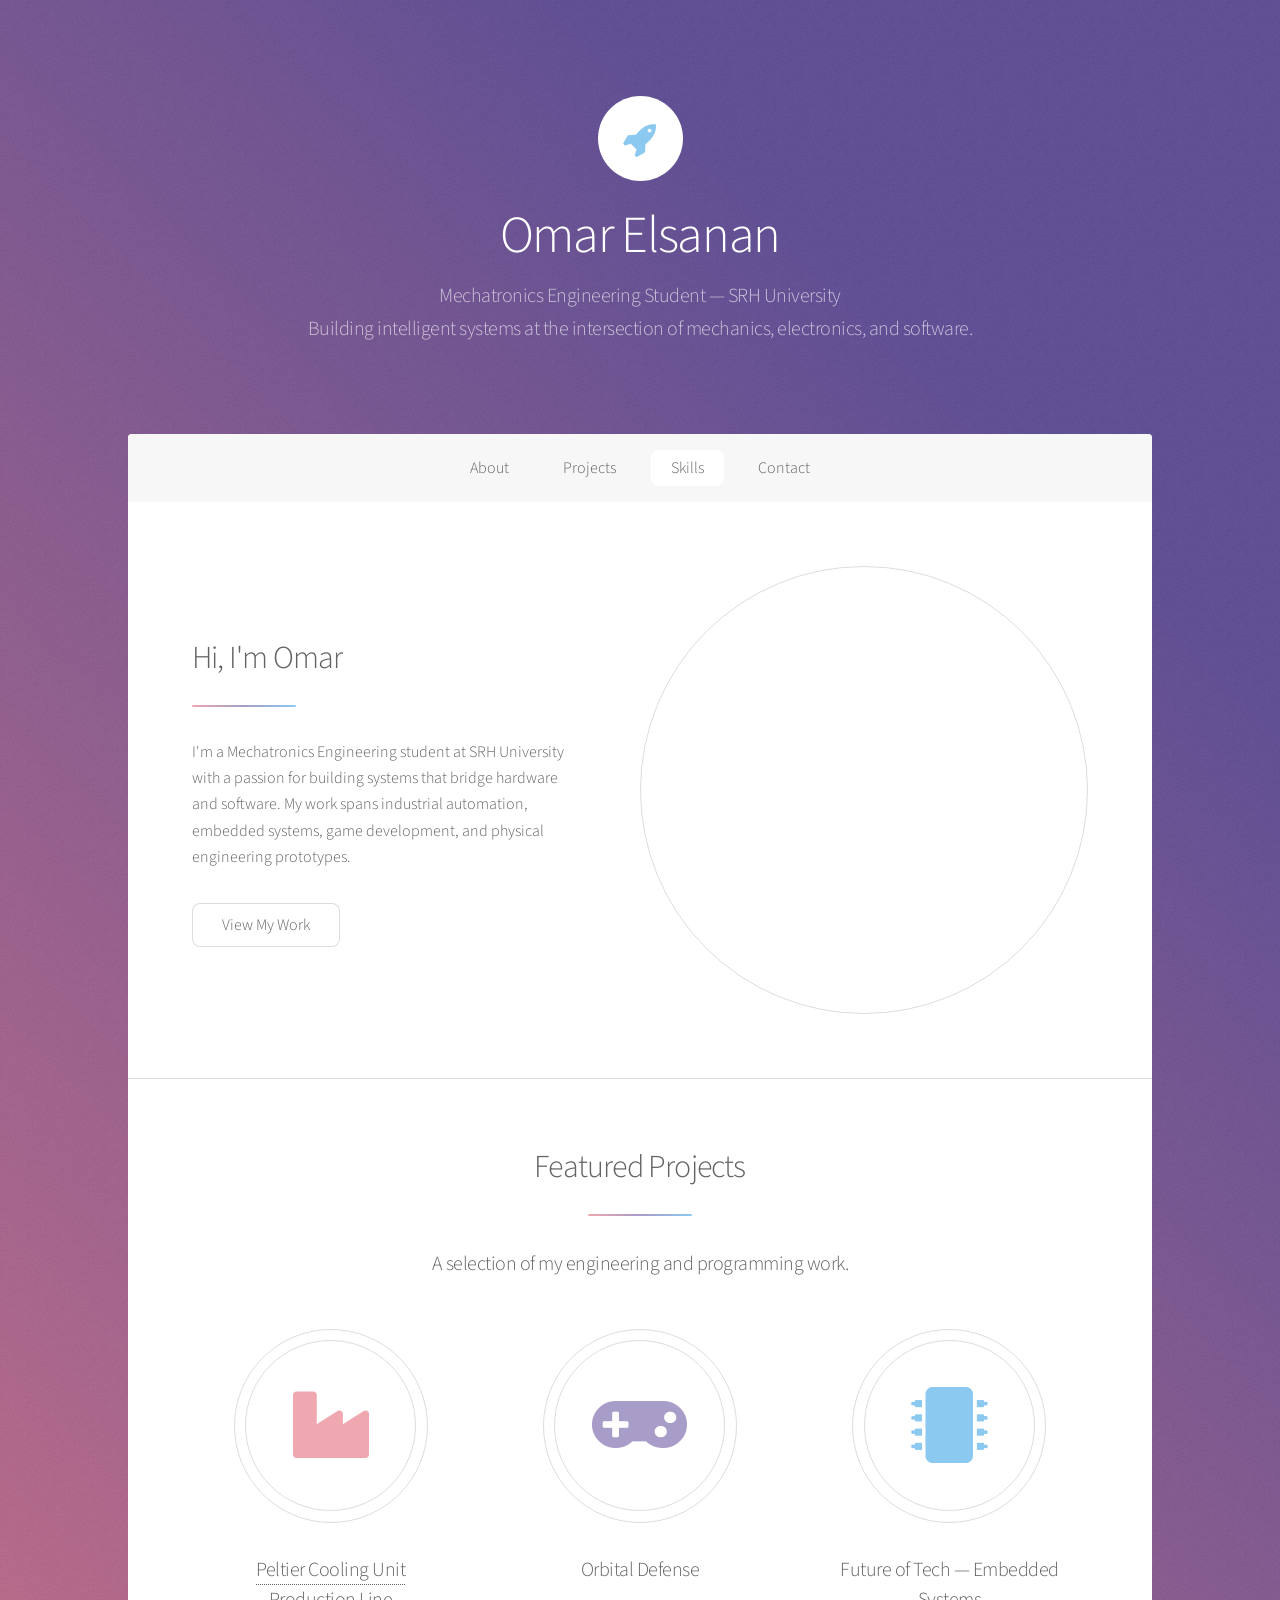
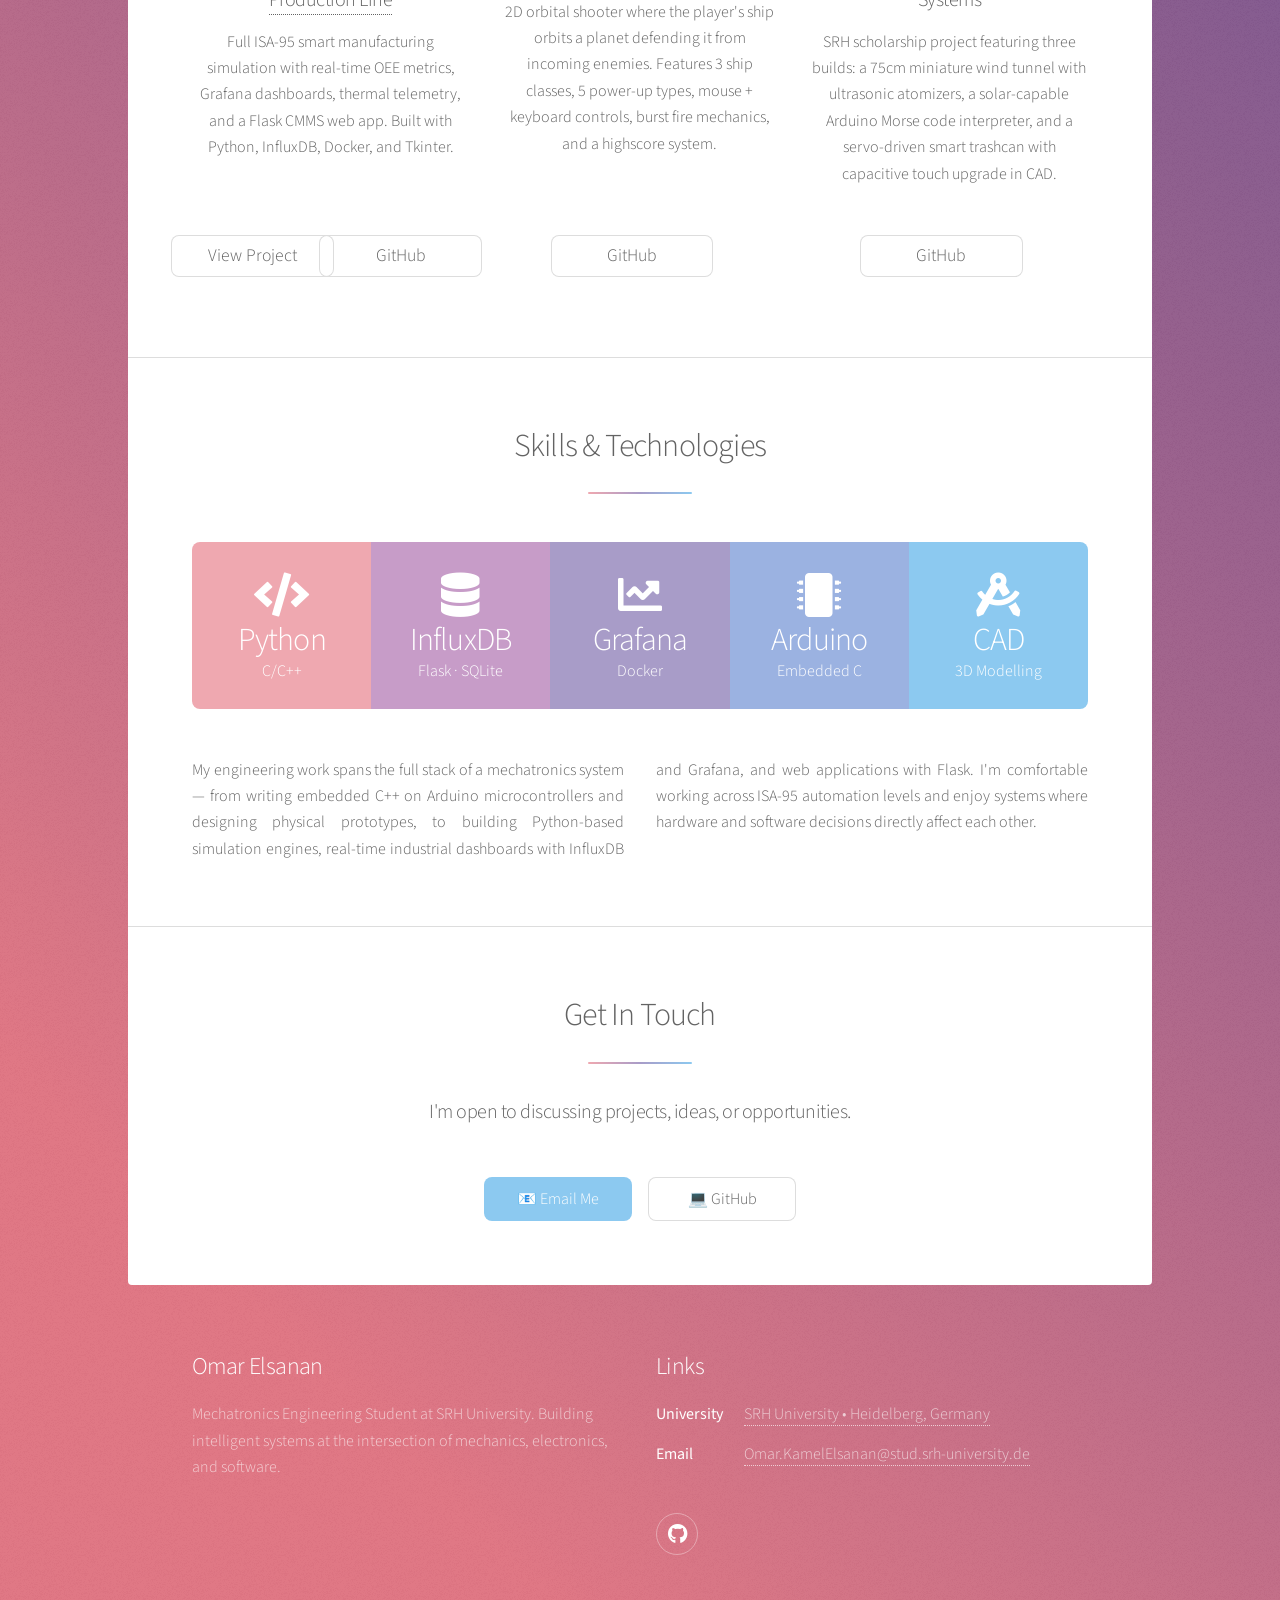
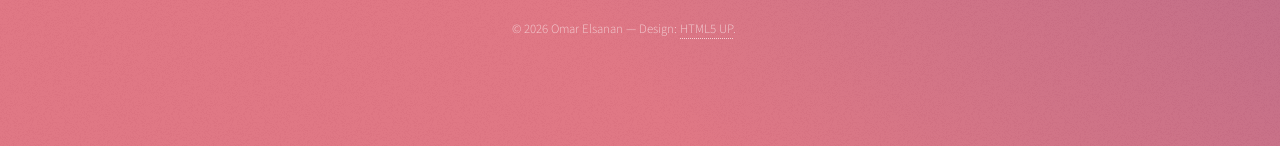
<file: index.html>
<!DOCTYPE HTML>
<!--
	Stellar by HTML5 UP
	html5up.net | @ajlkn
	Free for personal and commercial use under the CCA 3.0 license (html5up.net/license)
-->
<html>
	<head>
		<title>Omar Elsanan | Mechatronics Engineering</title>
		<meta charset="utf-8" />
		<meta name="viewport" content="width=device-width, initial-scale=1, user-scalable=no" />
		<link rel="stylesheet" href="assets/css/main.css" />
		<noscript><link rel="stylesheet" href="assets/css/noscript.css" /></noscript>
		<style>
			#projects .features { align-items: stretch; }
			#projects .features li { display: flex; flex-direction: column; align-items: center; }
			#projects .features li .actions { margin-top: auto; padding-top: 1rem; margin-left: -3rem; display: flex; gap: 3rem;}
			#projects .features li .actions .button { padding: 0 1rem; font-size: 1.1rem; height: 2.6rem; line-height: 2.6rem; }
			#intro .spotlight .image { width: 28rem; height: 28rem; border-radius: 50%; overflow: hidden; flex-shrink: 0; }
			#intro .spotlight .image video { width: 100%; height: 100%; object-fit: cover; }
		</style>
	</head>
	<body class="is-preload">

		<div id="wrapper">

			<!-- Header -->
				<header id="header" class="alt">
					<span class="logo"><img src="images/logo.svg" alt="" /></span>
					<h1>Omar Elsanan</h1>
					<p>Mechatronics Engineering Student &mdash; SRH University<br />
					Building intelligent systems at the intersection of mechanics, electronics, and software.</p>
				</header>

			<!-- Nav -->
				<nav id="nav">
					<ul>
						<li><a href="#intro" class="active">About</a></li>
						<li><a href="#projects">Projects</a></li>
						<li><a href="#skills">Skills</a></li>
						<li><a href="#contact">Contact</a></li>
					</ul>
				</nav>

			<!-- Main -->
				<div id="main">

					<!-- About -->
						<section id="intro" class="main">
							<div class="spotlight">
								<div class="content">
									<header class="major">
										<h2>Hi, I'm Omar</h2>
									</header>
									<p>I'm a Mechatronics Engineering student at SRH University with a passion for
									building systems that bridge hardware and software. My work spans industrial
									automation, embedded systems, game development, and physical engineering prototypes.</p>
									<ul class="actions">
										<li><a href="#projects" class="button">View My Work</a></li>
									</ul>
								</div>
								<span class="image"><video autoplay loop muted playsinline style="width:100%;height:100%;object-fit:cover;border-radius:50%;"><source src="images/portfolio pfp welding mask.mp4" type="video/mp4"></video></span>
							</div>
						</section>

					<!-- Projects -->
						<section id="projects" class="main special">
							<header class="major">
								<h2>Featured Projects</h2>
								<p>A selection of my engineering and programming work.</p>
							</header>
							<ul class="features">
								<li>
									<span class="icon solid major style1 fa-industry"></span>
									<h3><a href="peltier.html">Peltier Cooling Unit<br>Production Line</a></h3>
									<p>Full ISA-95 smart manufacturing simulation with real-time OEE metrics,
									Grafana dashboards, thermal telemetry, and a Flask CMMS web app.
									Built with Python, InfluxDB, Docker, and Tkinter.</p>
									<ul class="actions special">
										<li><a href="peltier.html" class="button">View Project</a></li>
										<li><a href="https://github.com/omarelsananpersonal-sys/PeltierCoolingUnit-ProductionLine" class="button" target="_blank">GitHub</a></li>
									</ul>
								</li>
								<li>
									<span class="icon solid major style3 fa-gamepad"></span>
									<h3>Orbital Defense</h3>
									<p>2D orbital shooter where the player's ship orbits a planet defending it
									from incoming enemies. Features 3 ship classes, 5 power-up types,
									mouse + keyboard controls, burst fire mechanics, and a highscore system.</p>
									<ul class="actions special">
										<li><a href="https://github.com/omarelsananpersonal-sys/OrbitalDefense" class="button" target="_blank">GitHub</a></li>
									</ul>
								</li>
								<li>
									<span class="icon solid major style5 fa-microchip"></span>
									<h3>Future of Tech — Embedded Systems</h3>
									<p>SRH scholarship project featuring three builds: a 75cm miniature wind tunnel
									with ultrasonic atomizers, a solar-capable Arduino Morse code interpreter,
									and a servo-driven smart trashcan with capacitive touch upgrade in CAD.</p>
									<ul class="actions special">
										<li><a href="https://github.com/omarelsananpersonal-sys/FutureOfTech-EmbeddedSystems" class="button" target="_blank">GitHub</a></li>
									</ul>
								</li>
							</ul>
						</section>

					<!-- Skills -->
						<section id="skills" class="main special">
							<header class="major">
								<h2>Skills &amp; Technologies</h2>
							</header>
							<ul class="statistics">
								<li class="style1">
									<span class="icon solid fa-code"></span>
									<strong>Python</strong> C/C++
								</li>
								<li class="style2">
									<span class="icon solid fa-database"></span>
									<strong>InfluxDB</strong> Flask · SQLite
								</li>
								<li class="style3">
									<span class="icon solid fa-chart-line"></span>
									<strong>Grafana</strong> Docker
								</li>
								<li class="style4">
									<span class="icon solid fa-microchip"></span>
									<strong>Arduino</strong> Embedded C
								</li>
								<li class="style5">
									<span class="icon solid fa-drafting-compass"></span>
									<strong>CAD</strong> 3D Modelling
								</li>
							</ul>
							<p class="content">
								My engineering work spans the full stack of a mechatronics system — from writing
								embedded C++ on Arduino microcontrollers and designing physical prototypes, to
								building Python-based simulation engines, real-time industrial dashboards with
								InfluxDB and Grafana, and web applications with Flask. I'm comfortable working
								across ISA-95 automation levels and enjoy systems where hardware and software
								decisions directly affect each other.
							</p>
						</section>

					<!-- Contact -->
						<section id="contact" class="main special">
							<header class="major">
								<h2>Get In Touch</h2>
								<p>I'm open to discussing projects, ideas, or opportunities.</p>
							</header>
							<footer class="major">
								<ul class="actions special">
									<li><a href="mailto:Omar.KamelElsanan@stud.srh-university.de" class="button primary">📧 Email Me</a></li>
									<li><a href="https://github.com/omarelsananpersonal-sys" class="button" target="_blank">💻 GitHub</a></li>
								</ul>
							</footer>
						</section>

				</div>

			<!-- Footer -->
				<footer id="footer">
					<section>
						<h2>Omar Elsanan</h2>
						<p>Mechatronics Engineering Student at SRH University.
						Building intelligent systems at the intersection of mechanics, electronics, and software.</p>
					</section>
					<section>
						<h2>Links</h2>
						<dl class="alt">
							<dt>University</dt>
							<dd><a href="https://www.srh-university.de/en/" target="_blank">SRH University &bull; Heidelberg, Germany</a></dd>
							<dt>Email</dt>
							<dd><a href="mailto:Omar.KamelElsanan@stud.srh-university.de">Omar.KamelElsanan@stud.srh-university.de</a></dd>
						</dl>
						<ul class="icons">
							<li><a href="https://github.com/omarelsananpersonal-sys" class="icon brands fa-github alt" target="_blank"><span class="label">GitHub</span></a></li>
						</ul>
					</section>
					<p class="copyright">&copy; 2026 Omar Elsanan &mdash; Design: <a href="https://html5up.net">HTML5 UP</a>.</p>
				</footer>

		</div>

		<!-- Scripts -->
			<script src="assets/js/jquery.min.js"></script>
			<script src="assets/js/jquery.scrollex.min.js"></script>
			<script src="assets/js/jquery.scrolly.min.js"></script>
			<script src="assets/js/browser.min.js"></script>
			<script src="assets/js/breakpoints.min.js"></script>
			<script src="assets/js/util.js"></script>
			<script src="assets/js/main.js"></script>

	</body>
</file>
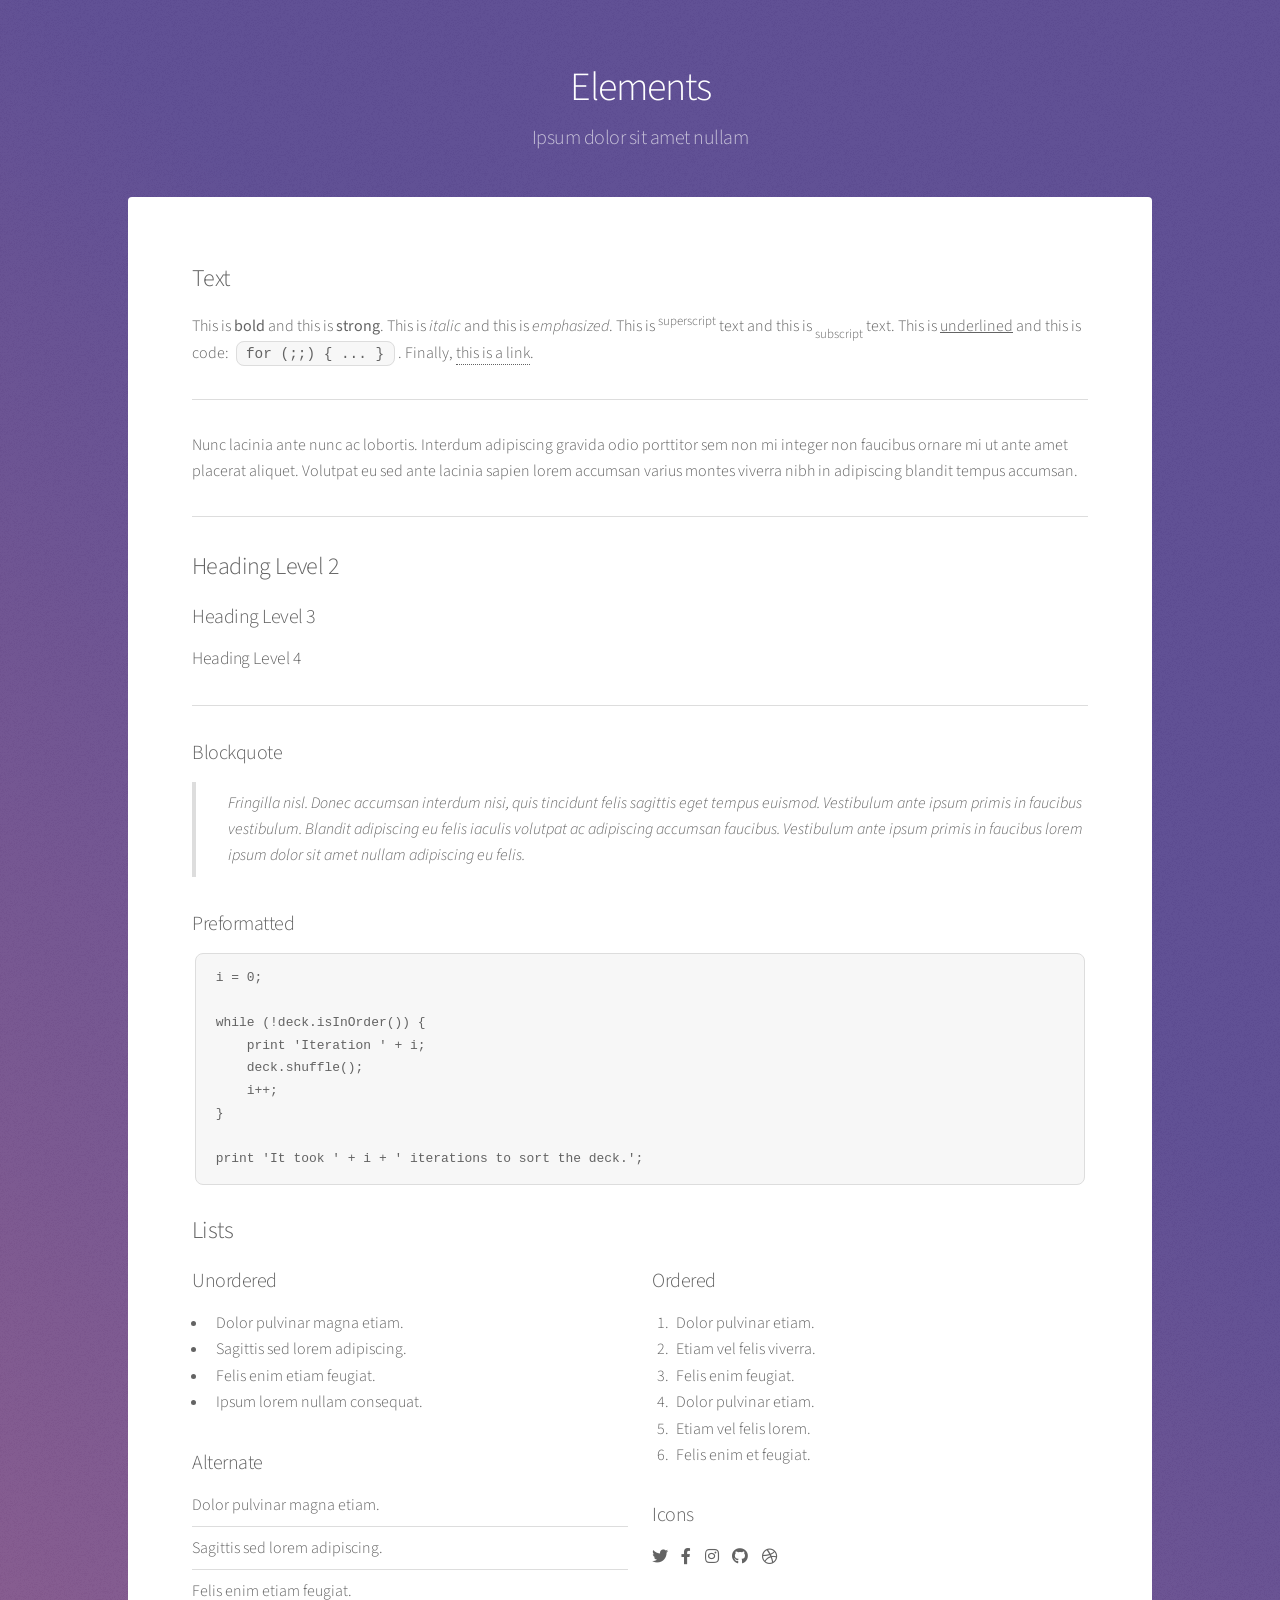
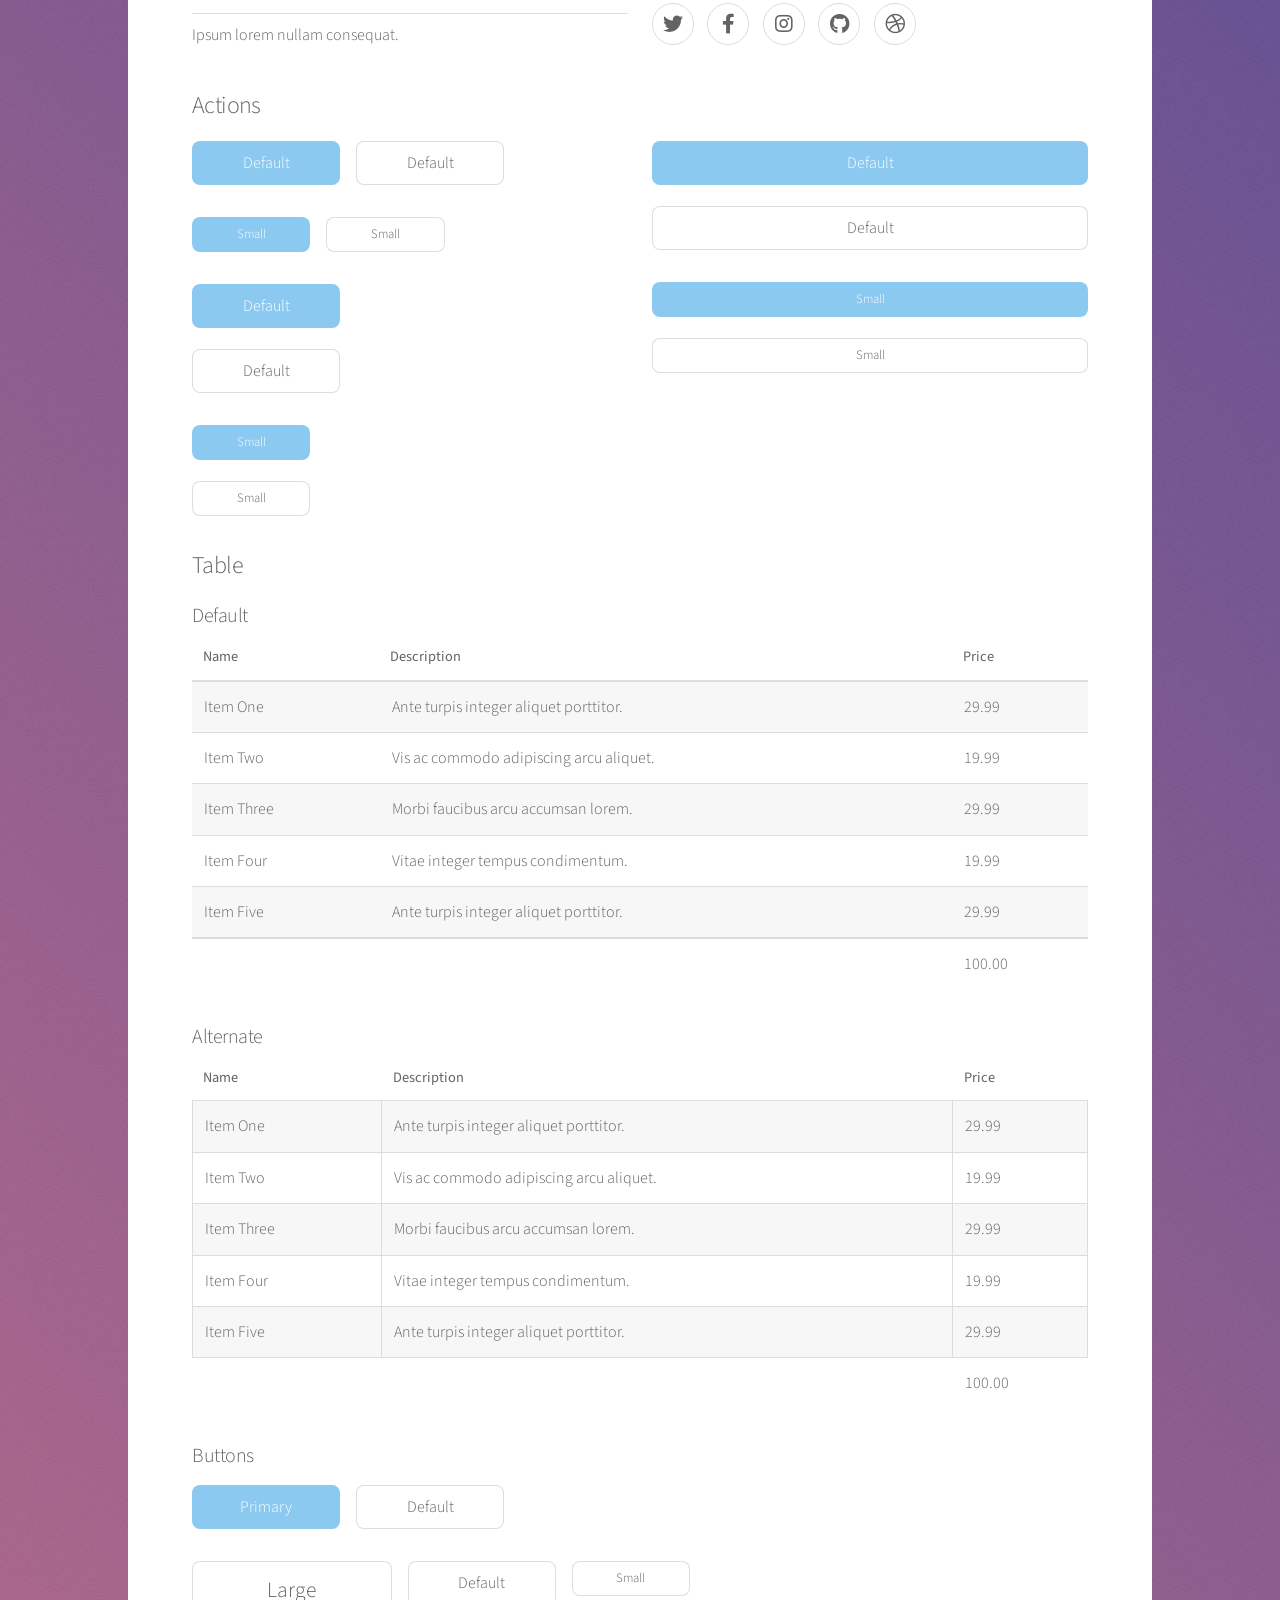
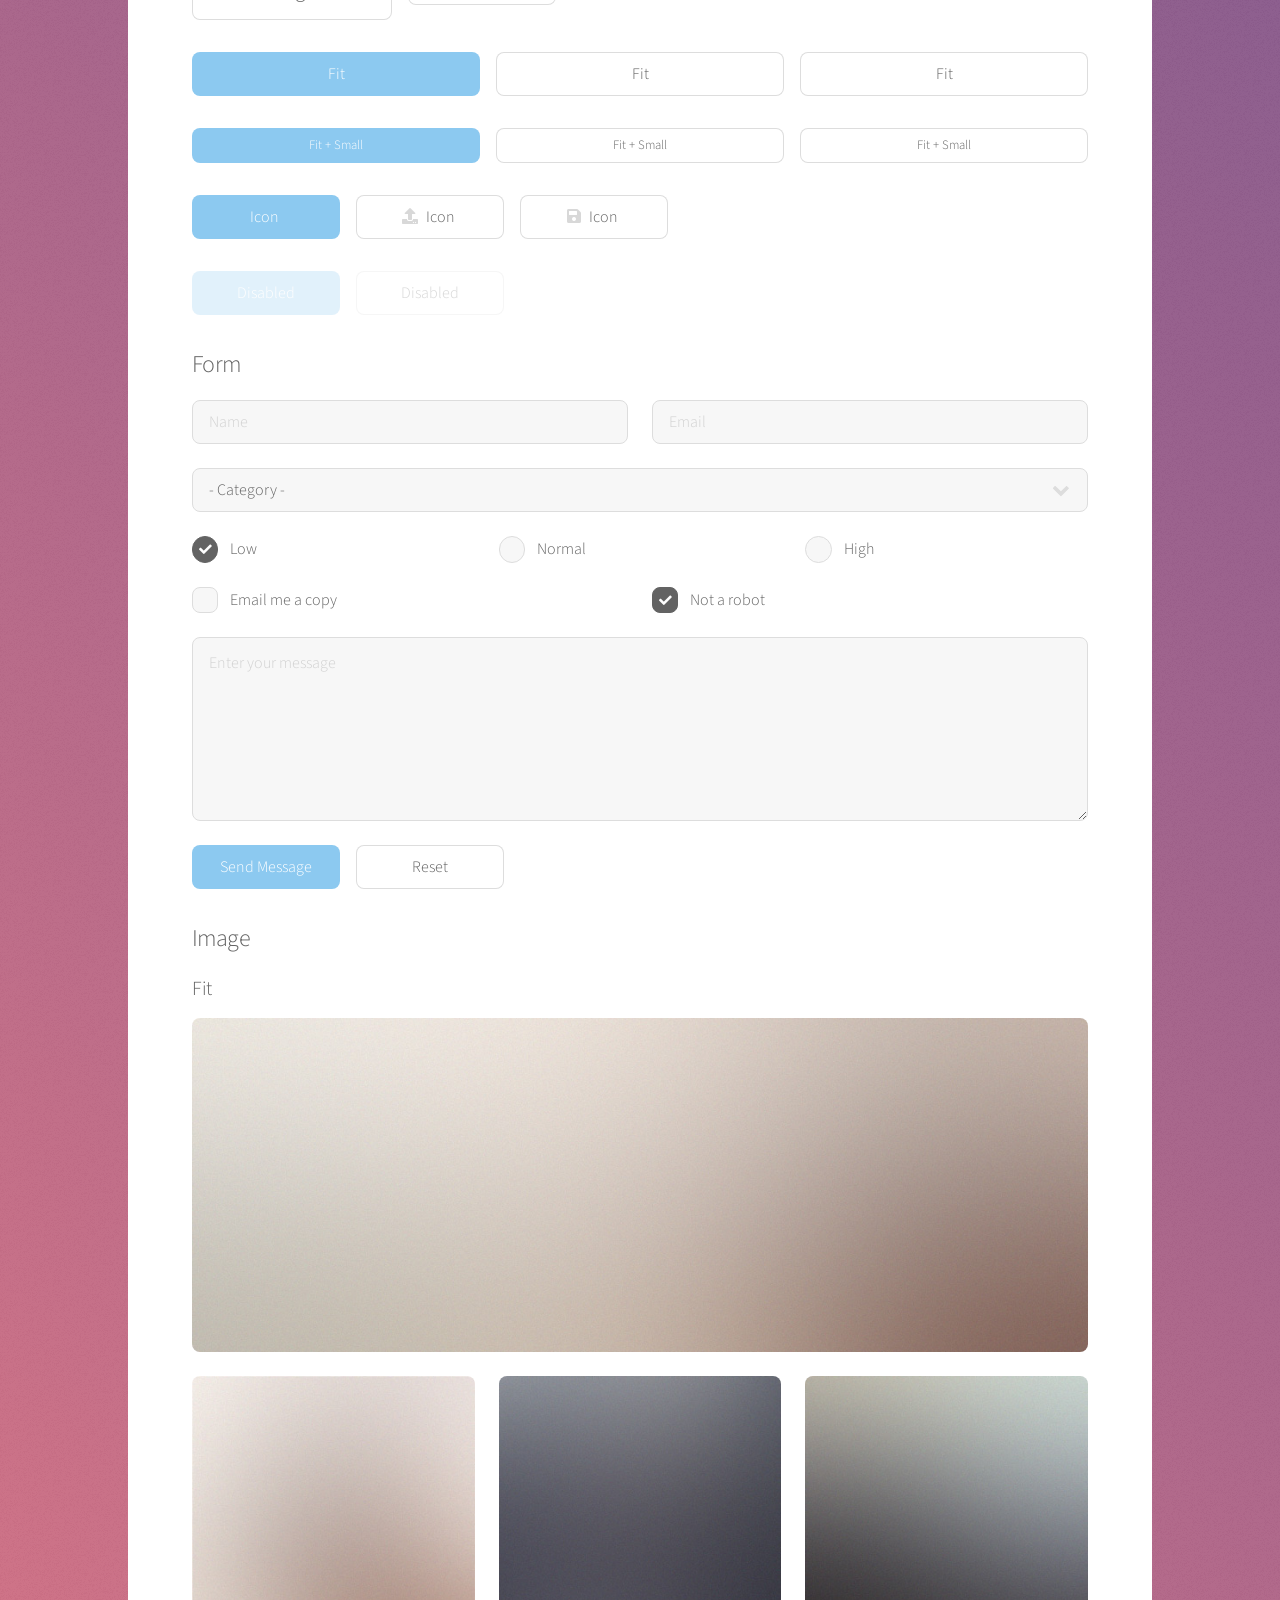
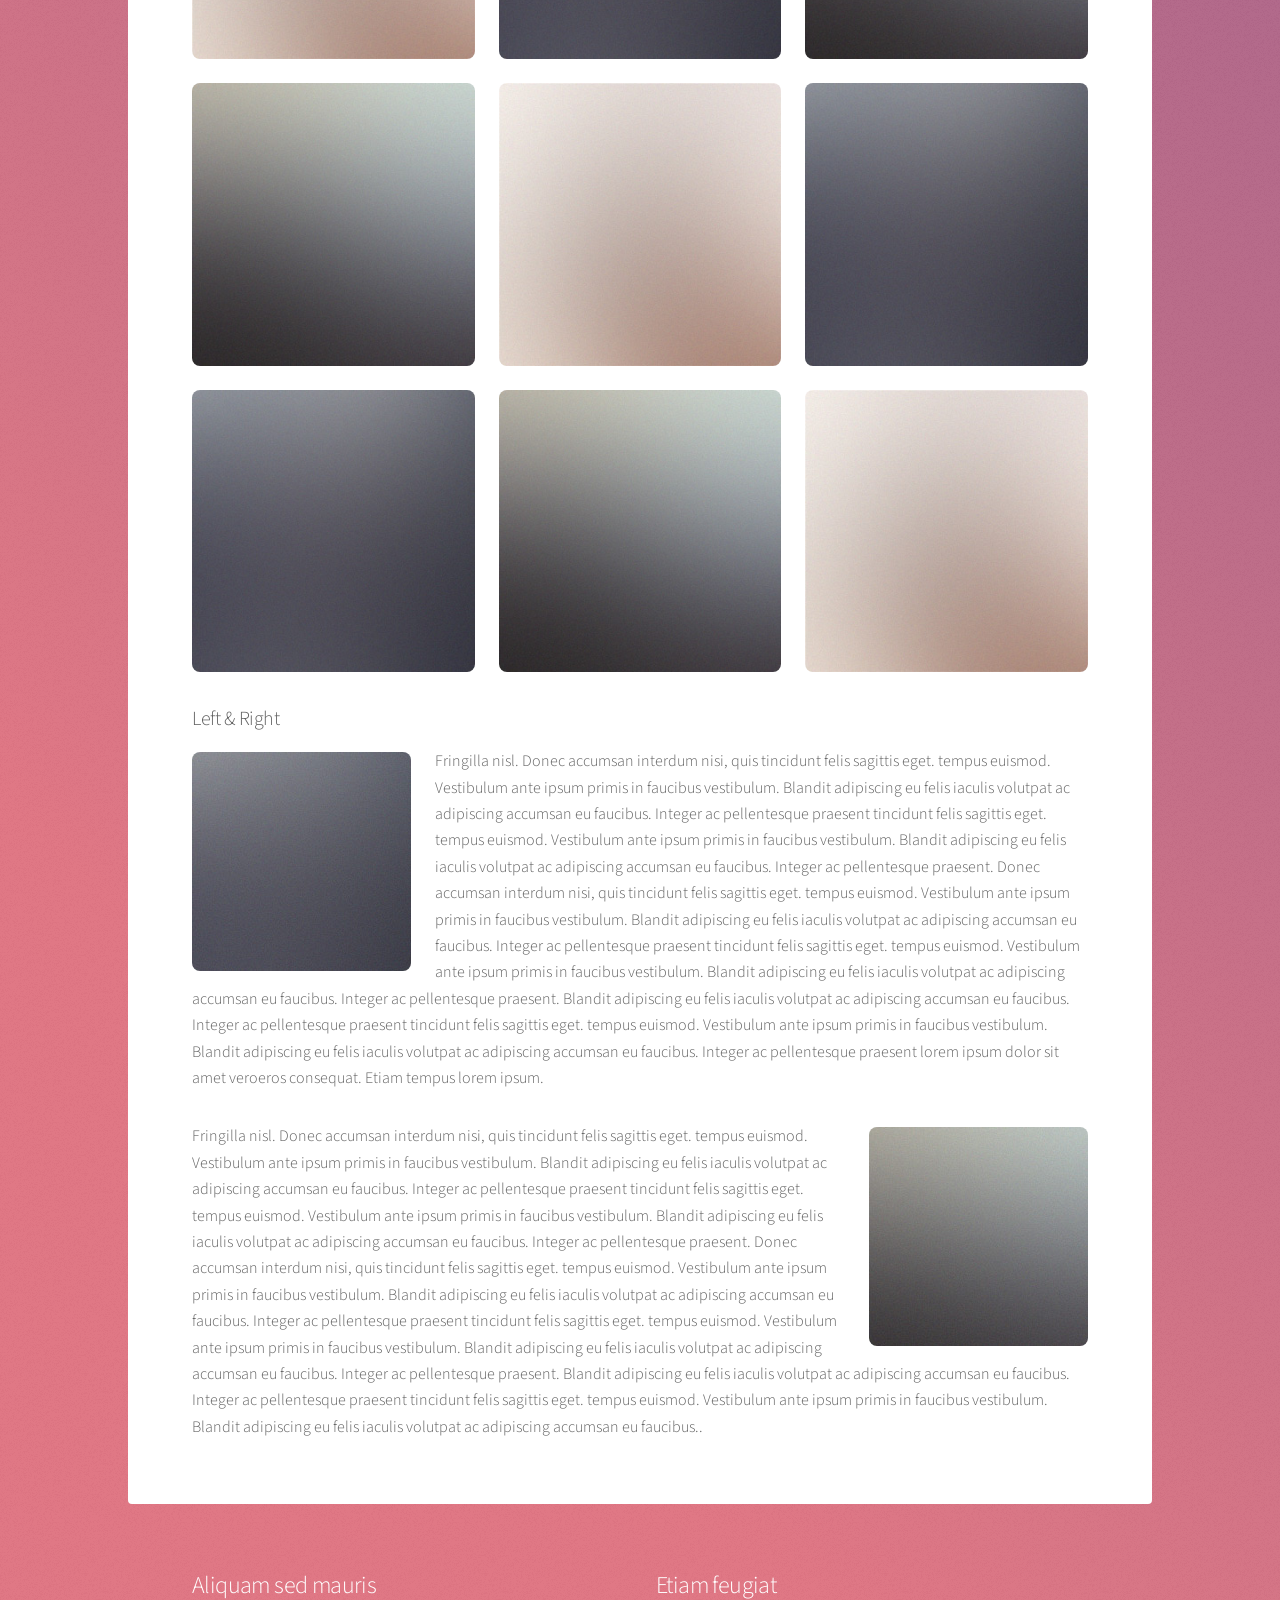
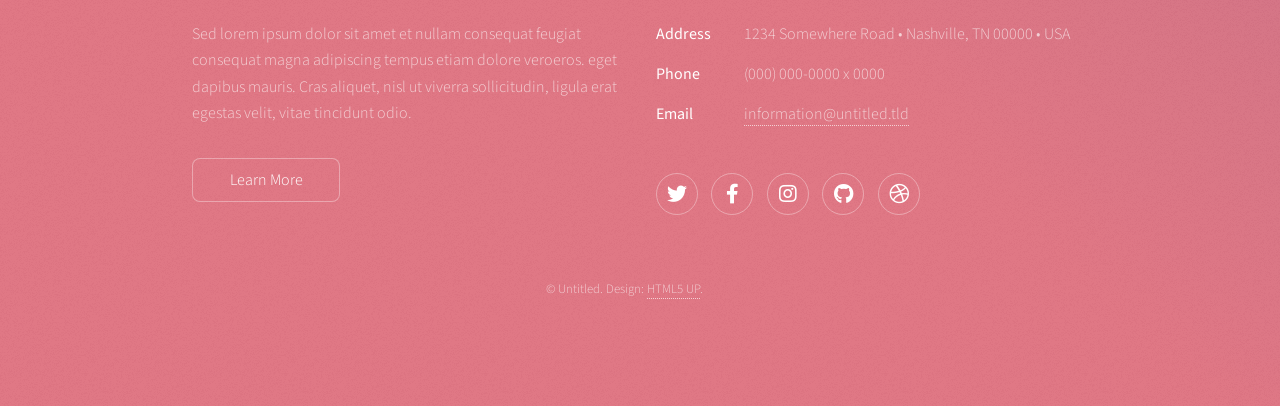
<file: elements.html>
<!DOCTYPE HTML>
<!--
	Stellar by HTML5 UP
	html5up.net | @ajlkn
	Free for personal and commercial use under the CCA 3.0 license (html5up.net/license)
-->
<html>
	<head>
		<title>Elements - Stellar by HTML5 UP</title>
		<meta charset="utf-8" />
		<meta name="viewport" content="width=device-width, initial-scale=1, user-scalable=no" />
		<link rel="stylesheet" href="assets/css/main.css" />
		<noscript><link rel="stylesheet" href="assets/css/noscript.css" /></noscript>
	</head>
	<body class="is-preload">

		<!-- Wrapper -->
			<div id="wrapper">

				<!-- Header -->
					<header id="header">
						<h1>Elements</h1>
						<p>Ipsum dolor sit amet nullam</p>
					</header>

				<!-- Main -->
					<div id="main">

						<!-- Content -->
							<section id="content" class="main">

								<!-- Text -->
									<section>
										<h2>Text</h2>
										<p>This is <b>bold</b> and this is <strong>strong</strong>. This is <i>italic</i> and this is <em>emphasized</em>.
										This is <sup>superscript</sup> text and this is <sub>subscript</sub> text.
										This is <u>underlined</u> and this is code: <code>for (;;) { ... }</code>. Finally, <a href="#">this is a link</a>.</p>
										<hr />
										<p>Nunc lacinia ante nunc ac lobortis. Interdum adipiscing gravida odio porttitor sem non mi integer non faucibus ornare mi ut ante amet placerat aliquet. Volutpat eu sed ante lacinia sapien lorem accumsan varius montes viverra nibh in adipiscing blandit tempus accumsan.</p>
										<hr />
										<h2>Heading Level 2</h2>
										<h3>Heading Level 3</h3>
										<h4>Heading Level 4</h4>
										<hr />
										<h3>Blockquote</h3>
										<blockquote>Fringilla nisl. Donec accumsan interdum nisi, quis tincidunt felis sagittis eget tempus euismod. Vestibulum ante ipsum primis in faucibus vestibulum. Blandit adipiscing eu felis iaculis volutpat ac adipiscing accumsan faucibus. Vestibulum ante ipsum primis in faucibus lorem ipsum dolor sit amet nullam adipiscing eu felis.</blockquote>
										<h3>Preformatted</h3>
										<pre><code>i = 0;

while (!deck.isInOrder()) {
    print 'Iteration ' + i;
    deck.shuffle();
    i++;
}

print 'It took ' + i + ' iterations to sort the deck.';</code></pre>
									</section>

								<!-- Lists -->
									<section>
										<h2>Lists</h2>
										<div class="row">
											<div class="col-6 col-12-medium">
												<h3>Unordered</h3>
												<ul>
													<li>Dolor pulvinar magna etiam.</li>
													<li>Sagittis sed lorem adipiscing.</li>
													<li>Felis enim etiam feugiat.</li>
													<li>Ipsum lorem nullam consequat.</li>
												</ul>
												<h3>Alternate</h3>
												<ul class="alt">
													<li>Dolor pulvinar magna etiam.</li>
													<li>Sagittis sed lorem adipiscing.</li>
													<li>Felis enim etiam feugiat.</li>
													<li>Ipsum lorem nullam consequat.</li>
												</ul>
											</div>
											<div class="col-6 col-12-medium">
												<h3>Ordered</h3>
												<ol>
													<li>Dolor pulvinar etiam.</li>
													<li>Etiam vel felis viverra.</li>
													<li>Felis enim feugiat.</li>
													<li>Dolor pulvinar etiam.</li>
													<li>Etiam vel felis lorem.</li>
													<li>Felis enim et feugiat.</li>
												</ol>
												<h3>Icons</h3>
												<ul class="icons">
													<li><a href="#" class="icon brands fa-twitter"><span class="label">Twitter</span></a></li>
													<li><a href="#" class="icon brands fa-facebook-f"><span class="label">Facebook</span></a></li>
													<li><a href="#" class="icon brands fa-instagram"><span class="label">Instagram</span></a></li>
													<li><a href="#" class="icon brands fa-github"><span class="label">GitHub</span></a></li>
													<li><a href="#" class="icon brands fa-dribbble"><span class="label">Dribbble</span></a></li>
												</ul>
												<ul class="icons">
													<li><a href="#" class="icon brands alt fa-twitter"><span class="label">Twitter</span></a></li>
													<li><a href="#" class="icon brands alt fa-facebook-f"><span class="label">Facebook</span></a></li>
													<li><a href="#" class="icon brands alt fa-instagram"><span class="label">Instagram</span></a></li>
													<li><a href="#" class="icon brands alt fa-github"><span class="label">GitHub</span></a></li>
													<li><a href="#" class="icon brands alt fa-dribbble"><span class="label">Dribbble</span></a></li>
												</ul>
											</div>
										</div>
										<h2>Actions</h2>
										<div class="row">
											<div class="col-6 col-12-medium">
												<ul class="actions">
													<li><a href="#" class="button primary">Default</a></li>
													<li><a href="#" class="button">Default</a></li>
												</ul>
												<ul class="actions small">
													<li><a href="#" class="button primary small">Small</a></li>
													<li><a href="#" class="button small">Small</a></li>
												</ul>
												<ul class="actions stacked">
													<li><a href="#" class="button primary">Default</a></li>
													<li><a href="#" class="button">Default</a></li>
												</ul>
												<ul class="actions stacked">
													<li><a href="#" class="button primary small">Small</a></li>
													<li><a href="#" class="button small">Small</a></li>
												</ul>
											</div>
											<div class="col-6 col-12-medium">
												<ul class="actions stacked">
													<li><a href="#" class="button primary fit">Default</a></li>
													<li><a href="#" class="button fit">Default</a></li>
												</ul>
												<ul class="actions stacked">
													<li><a href="#" class="button primary small fit">Small</a></li>
													<li><a href="#" class="button small fit">Small</a></li>
												</ul>
											</div>
										</div>
									</section>

								<!-- Table -->
									<section>
										<h2>Table</h2>
										<h3>Default</h3>
										<div class="table-wrapper">
											<table>
												<thead>
													<tr>
														<th>Name</th>
														<th>Description</th>
														<th>Price</th>
													</tr>
												</thead>
												<tbody>
													<tr>
														<td>Item One</td>
														<td>Ante turpis integer aliquet porttitor.</td>
														<td>29.99</td>
													</tr>
													<tr>
														<td>Item Two</td>
														<td>Vis ac commodo adipiscing arcu aliquet.</td>
														<td>19.99</td>
													</tr>
													<tr>
														<td>Item Three</td>
														<td> Morbi faucibus arcu accumsan lorem.</td>
														<td>29.99</td>
													</tr>
													<tr>
														<td>Item Four</td>
														<td>Vitae integer tempus condimentum.</td>
														<td>19.99</td>
													</tr>
													<tr>
														<td>Item Five</td>
														<td>Ante turpis integer aliquet porttitor.</td>
														<td>29.99</td>
													</tr>
												</tbody>
												<tfoot>
													<tr>
														<td colspan="2"></td>
														<td>100.00</td>
													</tr>
												</tfoot>
											</table>
										</div>

										<h3>Alternate</h3>
										<div class="table-wrapper">
											<table class="alt">
												<thead>
													<tr>
														<th>Name</th>
														<th>Description</th>
														<th>Price</th>
													</tr>
												</thead>
												<tbody>
													<tr>
														<td>Item One</td>
														<td>Ante turpis integer aliquet porttitor.</td>
														<td>29.99</td>
													</tr>
													<tr>
														<td>Item Two</td>
														<td>Vis ac commodo adipiscing arcu aliquet.</td>
														<td>19.99</td>
													</tr>
													<tr>
														<td>Item Three</td>
														<td> Morbi faucibus arcu accumsan lorem.</td>
														<td>29.99</td>
													</tr>
													<tr>
														<td>Item Four</td>
														<td>Vitae integer tempus condimentum.</td>
														<td>19.99</td>
													</tr>
													<tr>
														<td>Item Five</td>
														<td>Ante turpis integer aliquet porttitor.</td>
														<td>29.99</td>
													</tr>
												</tbody>
												<tfoot>
													<tr>
														<td colspan="2"></td>
														<td>100.00</td>
													</tr>
												</tfoot>
											</table>
										</div>
									</section>

								<!-- Buttons -->
									<section>
										<h3>Buttons</h3>
										<ul class="actions">
											<li><a href="#" class="button primary">Primary</a></li>
											<li><a href="#" class="button">Default</a></li>
										</ul>
										<ul class="actions">
											<li><a href="#" class="button large">Large</a></li>
											<li><a href="#" class="button">Default</a></li>
											<li><a href="#" class="button small">Small</a></li>
										</ul>
										<ul class="actions fit">
											<li><a href="#" class="button primary fit">Fit</a></li>
											<li><a href="#" class="button fit">Fit</a></li>
											<li><a href="#" class="button fit">Fit</a></li>
										</ul>
										<ul class="actions fit small">
											<li><a href="#" class="button primary fit small">Fit + Small</a></li>
											<li><a href="#" class="button fit small">Fit + Small</a></li>
											<li><a href="#" class="button fit small">Fit + Small</a></li>
										</ul>
										<ul class="actions">
											<li><a href="#" class="button primary icon solidfa-download">Icon</a></li>
											<li><a href="#" class="button icon solid fa-upload">Icon</a></li>
											<li><a href="#" class="button icon solid fa-save">Icon</a></li>
										</ul>
										<ul class="actions">
											<li><span class="button primary disabled">Disabled</span></li>
											<li><span class="button disabled">Disabled</span></li>
										</ul>
									</section>

								<!-- Form -->
									<section>
										<h2>Form</h2>
										<form method="post" action="#">
											<div class="row gtr-uniform">
												<div class="col-6 col-12-xsmall">
													<input type="text" name="demo-name" id="demo-name" value="" placeholder="Name" />
												</div>
												<div class="col-6 col-12-xsmall">
													<input type="email" name="demo-email" id="demo-email" value="" placeholder="Email" />
												</div>
												<div class="col-12">
													<select name="demo-category" id="demo-category">
														<option value="">- Category -</option>
														<option value="1">Manufacturing</option>
														<option value="1">Shipping</option>
														<option value="1">Administration</option>
														<option value="1">Human Resources</option>
													</select>
												</div>
												<div class="col-4 col-12-small">
													<input type="radio" id="demo-priority-low" name="demo-priority" checked>
													<label for="demo-priority-low">Low</label>
												</div>
												<div class="col-4 col-12-small">
													<input type="radio" id="demo-priority-normal" name="demo-priority">
													<label for="demo-priority-normal">Normal</label>
												</div>
												<div class="col-4 col-12-small">
													<input type="radio" id="demo-priority-high" name="demo-priority">
													<label for="demo-priority-high">High</label>
												</div>
												<div class="col-6 col-12-small">
													<input type="checkbox" id="demo-copy" name="demo-copy">
													<label for="demo-copy">Email me a copy</label>
												</div>
												<div class="col-6 col-12-small">
													<input type="checkbox" id="demo-human" name="demo-human" checked>
													<label for="demo-human">Not a robot</label>
												</div>
												<div class="col-12">
													<textarea name="demo-message" id="demo-message" placeholder="Enter your message" rows="6"></textarea>
												</div>
												<div class="col-12">
													<ul class="actions">
														<li><input type="submit" value="Send Message" class="primary" /></li>
														<li><input type="reset" value="Reset" /></li>
													</ul>
												</div>
											</div>
										</form>
									</section>

								<!-- Image -->
									<section>
										<h2>Image</h2>
										<h3>Fit</h3>
										<div class="box alt">
											<div class="row gtr-uniform">
												<div class="col-12"><span class="image fit"><img src="images/pic04.jpg" alt="" /></span></div>
												<div class="col-4"><span class="image fit"><img src="images/pic01.jpg" alt="" /></span></div>
												<div class="col-4"><span class="image fit"><img src="images/pic02.jpg" alt="" /></span></div>
												<div class="col-4"><span class="image fit"><img src="images/pic03.jpg" alt="" /></span></div>
												<div class="col-4"><span class="image fit"><img src="images/pic03.jpg" alt="" /></span></div>
												<div class="col-4"><span class="image fit"><img src="images/pic01.jpg" alt="" /></span></div>
												<div class="col-4"><span class="image fit"><img src="images/pic02.jpg" alt="" /></span></div>
												<div class="col-4"><span class="image fit"><img src="images/pic02.jpg" alt="" /></span></div>
												<div class="col-4"><span class="image fit"><img src="images/pic03.jpg" alt="" /></span></div>
												<div class="col-4"><span class="image fit"><img src="images/pic01.jpg" alt="" /></span></div>
											</div>
										</div>
										<h3>Left &amp; Right</h3>
										<p><span class="image left"><img src="images/pic05.jpg" alt="" /></span>Fringilla nisl. Donec accumsan interdum nisi, quis tincidunt felis sagittis eget. tempus euismod. Vestibulum ante ipsum primis in faucibus vestibulum. Blandit adipiscing eu felis iaculis volutpat ac adipiscing accumsan eu faucibus. Integer ac pellentesque praesent tincidunt felis sagittis eget. tempus euismod. Vestibulum ante ipsum primis in faucibus vestibulum. Blandit adipiscing eu felis iaculis volutpat ac adipiscing accumsan eu faucibus. Integer ac pellentesque praesent. Donec accumsan interdum nisi, quis tincidunt felis sagittis eget. tempus euismod. Vestibulum ante ipsum primis in faucibus vestibulum. Blandit adipiscing eu felis iaculis volutpat ac adipiscing accumsan eu faucibus. Integer ac pellentesque praesent tincidunt felis sagittis eget. tempus euismod. Vestibulum ante ipsum primis in faucibus vestibulum. Blandit adipiscing eu felis iaculis volutpat ac adipiscing accumsan eu faucibus. Integer ac pellentesque praesent. Blandit adipiscing eu felis iaculis volutpat ac adipiscing accumsan eu faucibus. Integer ac pellentesque praesent tincidunt felis sagittis eget. tempus euismod. Vestibulum ante ipsum primis in faucibus vestibulum. Blandit adipiscing eu felis iaculis volutpat ac adipiscing accumsan eu faucibus. Integer ac pellentesque praesent lorem ipsum dolor sit amet veroeros consequat. Etiam tempus lorem ipsum.</p>
										<p><span class="image right"><img src="images/pic06.jpg" alt="" /></span>Fringilla nisl. Donec accumsan interdum nisi, quis tincidunt felis sagittis eget. tempus euismod. Vestibulum ante ipsum primis in faucibus vestibulum. Blandit adipiscing eu felis iaculis volutpat ac adipiscing accumsan eu faucibus. Integer ac pellentesque praesent tincidunt felis sagittis eget. tempus euismod. Vestibulum ante ipsum primis in faucibus vestibulum. Blandit adipiscing eu felis iaculis volutpat ac adipiscing accumsan eu faucibus. Integer ac pellentesque praesent. Donec accumsan interdum nisi, quis tincidunt felis sagittis eget. tempus euismod. Vestibulum ante ipsum primis in faucibus vestibulum. Blandit adipiscing eu felis iaculis volutpat ac adipiscing accumsan eu faucibus. Integer ac pellentesque praesent tincidunt felis sagittis eget. tempus euismod. Vestibulum ante ipsum primis in faucibus vestibulum. Blandit adipiscing eu felis iaculis volutpat ac adipiscing accumsan eu faucibus. Integer ac pellentesque praesent. Blandit adipiscing eu felis iaculis volutpat ac adipiscing accumsan eu faucibus. Integer ac pellentesque praesent tincidunt felis sagittis eget. tempus euismod. Vestibulum ante ipsum primis in faucibus vestibulum. Blandit adipiscing eu felis iaculis volutpat ac adipiscing accumsan eu faucibus..</p>
									</section>

							</section>

					</div>

				<!-- Footer -->
					<footer id="footer">
						<section>
							<h2>Aliquam sed mauris</h2>
							<p>Sed lorem ipsum dolor sit amet et nullam consequat feugiat consequat magna adipiscing tempus etiam dolore veroeros. eget dapibus mauris. Cras aliquet, nisl ut viverra sollicitudin, ligula erat egestas velit, vitae tincidunt odio.</p>
							<ul class="actions">
								<li><a href="#" class="button">Learn More</a></li>
							</ul>
						</section>
						<section>
							<h2>Etiam feugiat</h2>
							<dl class="alt">
								<dt>Address</dt>
								<dd>1234 Somewhere Road &bull; Nashville, TN 00000 &bull; USA</dd>
								<dt>Phone</dt>
								<dd>(000) 000-0000 x 0000</dd>
								<dt>Email</dt>
								<dd><a href="#">information@untitled.tld</a></dd>
							</dl>
							<ul class="icons">
								<li><a href="#" class="icon brands fa-twitter alt"><span class="label">Twitter</span></a></li>
								<li><a href="#" class="icon brands fa-facebook-f alt"><span class="label">Facebook</span></a></li>
								<li><a href="#" class="icon brands fa-instagram alt"><span class="label">Instagram</span></a></li>
								<li><a href="#" class="icon brands fa-github alt"><span class="label">GitHub</span></a></li>
								<li><a href="#" class="icon brands fa-dribbble alt"><span class="label">Dribbble</span></a></li>
							</ul>
						</section>
						<p class="copyright">&copy; Untitled. Design: <a href="https://html5up.net">HTML5 UP</a>.</p>
					</footer>

			</div>

		<!-- Scripts -->
			<script src="assets/js/jquery.min.js"></script>
			<script src="assets/js/jquery.scrollex.min.js"></script>
			<script src="assets/js/jquery.scrolly.min.js"></script>
			<script src="assets/js/browser.min.js"></script>
			<script src="assets/js/breakpoints.min.js"></script>
			<script src="assets/js/util.js"></script>
			<script src="assets/js/main.js"></script>

	</body>
</html>
</file>
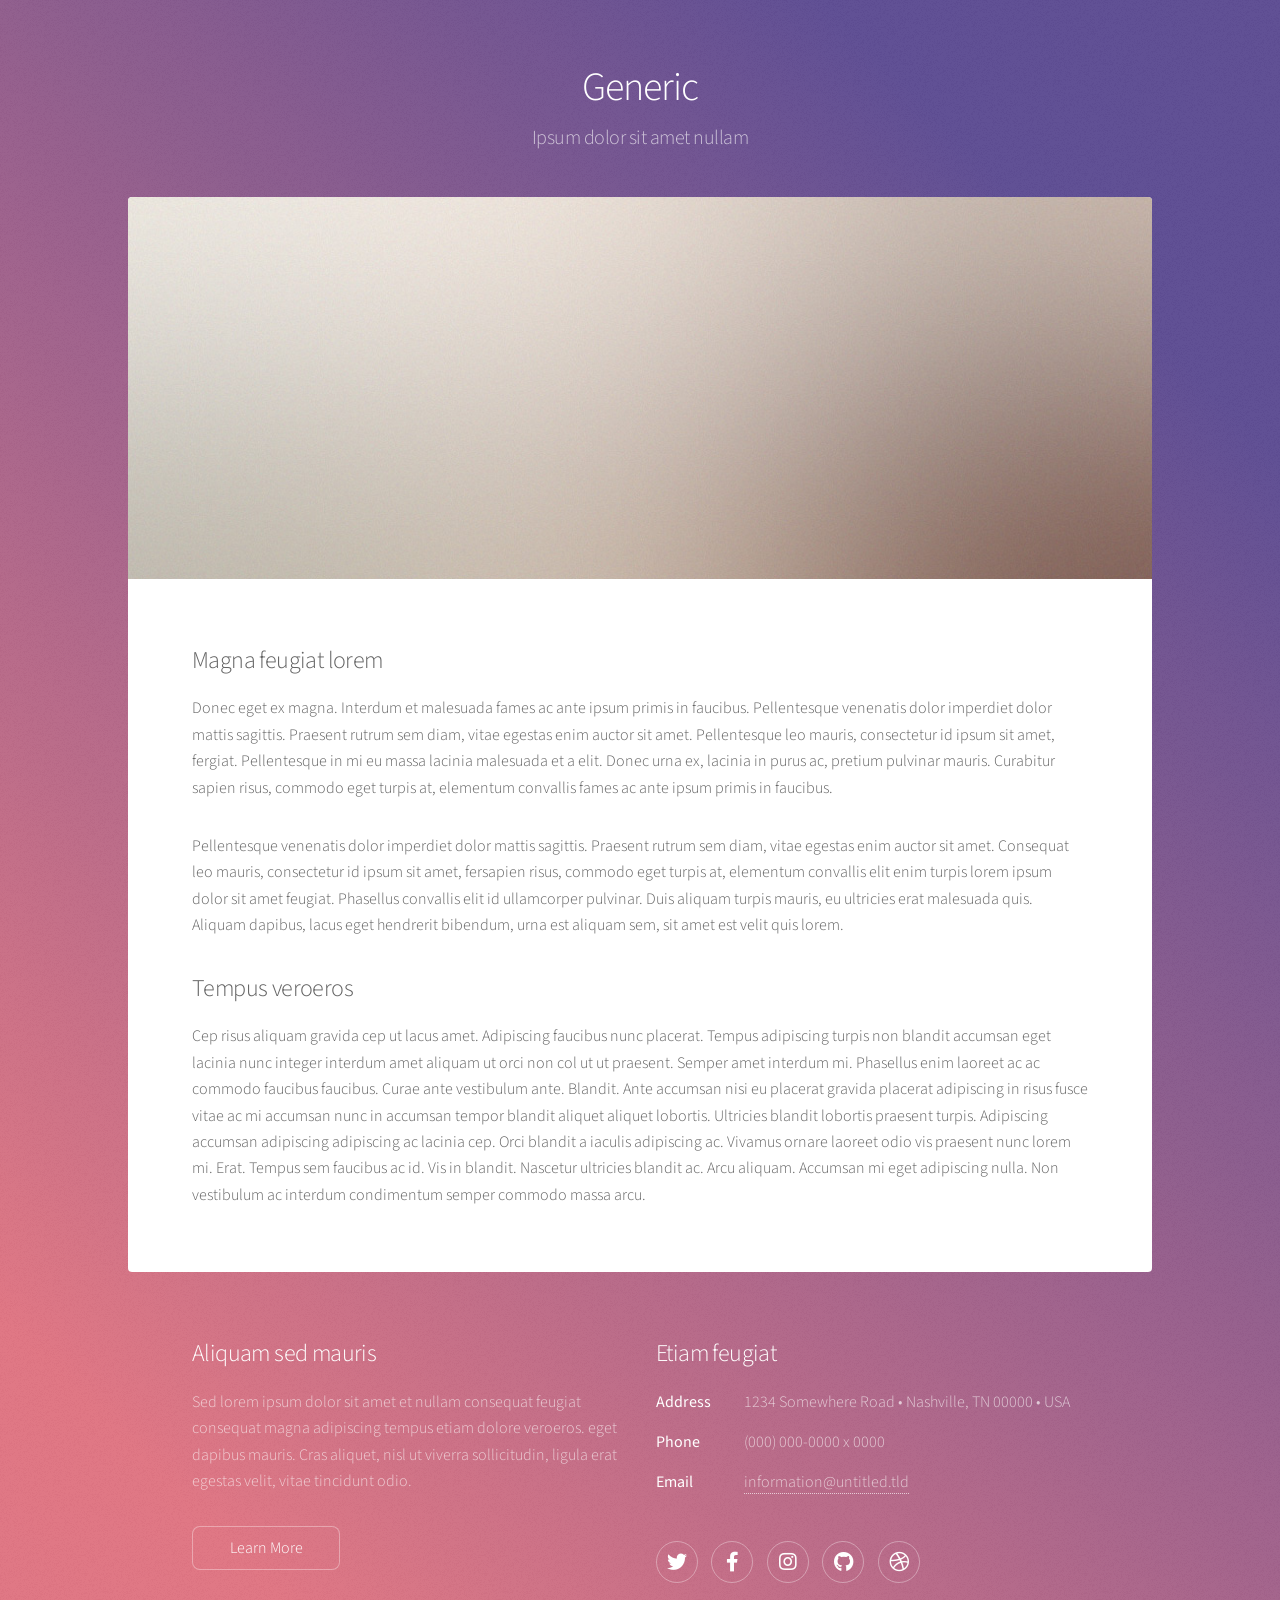
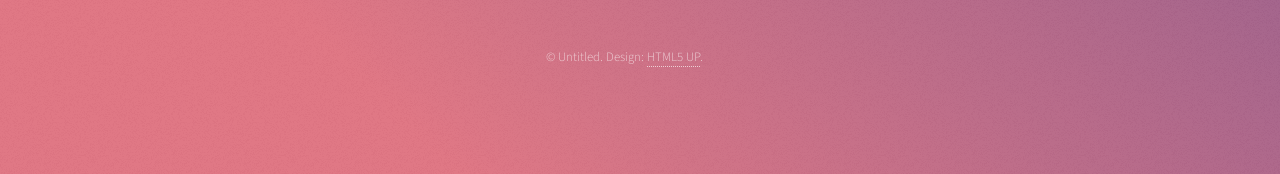
<file: generic.html>
<!DOCTYPE HTML>
<!--
	Stellar by HTML5 UP
	html5up.net | @ajlkn
	Free for personal and commercial use under the CCA 3.0 license (html5up.net/license)
-->
<html>
	<head>
		<title>Generic - Stellar by HTML5 UP</title>
		<meta charset="utf-8" />
		<meta name="viewport" content="width=device-width, initial-scale=1, user-scalable=no" />
		<link rel="stylesheet" href="assets/css/main.css" />
		<noscript><link rel="stylesheet" href="assets/css/noscript.css" /></noscript>
	</head>
	<body class="is-preload">

		<!-- Wrapper -->
			<div id="wrapper">

				<!-- Header -->
					<header id="header">
						<h1>Generic</h1>
						<p>Ipsum dolor sit amet nullam</p>
					</header>

				<!-- Main -->
					<div id="main">

						<!-- Content -->
							<section id="content" class="main">
								<span class="image main"><img src="images/pic04.jpg" alt="" /></span>
								<h2>Magna feugiat lorem</h2>
								<p>Donec eget ex magna. Interdum et malesuada fames ac ante ipsum primis in faucibus. Pellentesque venenatis dolor imperdiet dolor mattis sagittis. Praesent rutrum sem diam, vitae egestas enim auctor sit amet. Pellentesque leo mauris, consectetur id ipsum sit amet, fergiat. Pellentesque in mi eu massa lacinia malesuada et a elit. Donec urna ex, lacinia in purus ac, pretium pulvinar mauris. Curabitur sapien risus, commodo eget turpis at, elementum convallis fames ac ante ipsum primis in faucibus.</p>
								<p>Pellentesque venenatis dolor imperdiet dolor mattis sagittis. Praesent rutrum sem diam, vitae egestas enim auctor sit amet. Consequat leo mauris, consectetur id ipsum sit amet, fersapien risus, commodo eget turpis at, elementum convallis elit enim turpis lorem ipsum dolor sit amet feugiat. Phasellus convallis elit id ullamcorper pulvinar. Duis aliquam turpis mauris, eu ultricies erat malesuada quis. Aliquam dapibus, lacus eget hendrerit bibendum, urna est aliquam sem, sit amet est velit quis lorem.</p>
								<h2>Tempus veroeros</h2>
								<p>Cep risus aliquam gravida cep ut lacus amet. Adipiscing faucibus nunc placerat. Tempus adipiscing turpis non blandit accumsan eget lacinia nunc integer interdum amet aliquam ut orci non col ut ut praesent. Semper amet interdum mi. Phasellus enim laoreet ac ac commodo faucibus faucibus. Curae ante vestibulum ante. Blandit. Ante accumsan nisi eu placerat gravida placerat adipiscing in risus fusce vitae ac mi accumsan nunc in accumsan tempor blandit aliquet aliquet lobortis. Ultricies blandit lobortis praesent turpis. Adipiscing accumsan adipiscing adipiscing ac lacinia cep. Orci blandit a iaculis adipiscing ac. Vivamus ornare laoreet odio vis praesent nunc lorem mi. Erat. Tempus sem faucibus ac id. Vis in blandit. Nascetur ultricies blandit ac. Arcu aliquam. Accumsan mi eget adipiscing nulla. Non vestibulum ac interdum condimentum semper commodo massa arcu.</p>
							</section>

					</div>

				<!-- Footer -->
					<footer id="footer">
						<section>
							<h2>Aliquam sed mauris</h2>
							<p>Sed lorem ipsum dolor sit amet et nullam consequat feugiat consequat magna adipiscing tempus etiam dolore veroeros. eget dapibus mauris. Cras aliquet, nisl ut viverra sollicitudin, ligula erat egestas velit, vitae tincidunt odio.</p>
							<ul class="actions">
								<li><a href="#" class="button">Learn More</a></li>
							</ul>
						</section>
						<section>
							<h2>Etiam feugiat</h2>
							<dl class="alt">
								<dt>Address</dt>
								<dd>1234 Somewhere Road &bull; Nashville, TN 00000 &bull; USA</dd>
								<dt>Phone</dt>
								<dd>(000) 000-0000 x 0000</dd>
								<dt>Email</dt>
								<dd><a href="#">information@untitled.tld</a></dd>
							</dl>
							<ul class="icons">
								<li><a href="#" class="icon brands fa-twitter alt"><span class="label">Twitter</span></a></li>
								<li><a href="#" class="icon brands fa-facebook-f alt"><span class="label">Facebook</span></a></li>
								<li><a href="#" class="icon brands fa-instagram alt"><span class="label">Instagram</span></a></li>
								<li><a href="#" class="icon brands fa-github alt"><span class="label">GitHub</span></a></li>
								<li><a href="#" class="icon brands fa-dribbble alt"><span class="label">Dribbble</span></a></li>
							</ul>
						</section>
						<p class="copyright">&copy; Untitled. Design: <a href="https://html5up.net">HTML5 UP</a>.</p>
					</footer>

			</div>

		<!-- Scripts -->
			<script src="assets/js/jquery.min.js"></script>
			<script src="assets/js/jquery.scrollex.min.js"></script>
			<script src="assets/js/jquery.scrolly.min.js"></script>
			<script src="assets/js/browser.min.js"></script>
			<script src="assets/js/breakpoints.min.js"></script>
			<script src="assets/js/util.js"></script>
			<script src="assets/js/main.js"></script>

	</body>
</html>
</file>
<file: assets/css/noscript.css>
/*
	Stellar by HTML5 UP
	html5up.net | @ajlkn
	Free for personal and commercial use under the CCA 3.0 license (html5up.net/license)
*/

/* Header */

	body.is-preload #header.alt > * {
		opacity: 1;
	}

	body.is-preload #header.alt .logo {
		-moz-transform: none;
		-webkit-transform: none;
		-ms-transform: none;
		transform: none;
	}
</file>
<file: assets/css/main.css>
@import url(fontawesome-all.min.css);
@import 'https://fonts.googleapis.com/css?family=Source+Sans+Pro:300,400';

/*
	Stellar by HTML5 UP
	html5up.net | @ajlkn
	Free for personal and commercial use under the CCA 3.0 license (html5up.net/license)
*/

html, body, div, span, applet, object,
iframe, h1, h2, h3, h4, h5, h6, p, blockquote,
pre, a, abbr, acronym, address, big, cite,
code, del, dfn, em, img, ins, kbd, q, s, samp,
small, strike, strong, sub, sup, tt, var, b,
u, i, center, dl, dt, dd, ol, ul, li, fieldset,
form, label, legend, table, caption, tbody,
tfoot, thead, tr, th, td, article, aside,
canvas, details, embed, figure, figcaption,
footer, header, hgroup, menu, nav, output, ruby,
section, summary, time, mark, audio, video {
	margin: 0;
	padding: 0;
	border: 0;
	font-size: 100%;
	font: inherit;
	vertical-align: baseline;}

article, aside, details, figcaption, figure,
footer, header, hgroup, menu, nav, section {
	display: block;}

body {
	line-height: 1;
}

ol, ul {
	list-style: none;
}

blockquote, q {
	quotes: none;
}

	blockquote:before, blockquote:after, q:before, q:after {
		content: '';
		content: none;
	}

table {
	border-collapse: collapse;
	border-spacing: 0;
}

body {
	-webkit-text-size-adjust: none;
}

mark {
	background-color: transparent;
	color: inherit;
}

input::-moz-focus-inner {
	border: 0;
	padding: 0;
}

input, select, textarea {
	-moz-appearance: none;
	-webkit-appearance: none;
	-ms-appearance: none;
	appearance: none;
}

/* Basic */

	@-ms-viewport {
		width: device-width;
	}

	body {
		-ms-overflow-style: scrollbar;
	}

	@media screen and (max-width: 480px) {

		html, body {
			min-width: 320px;
		}

	}

	html {
		box-sizing: border-box;
	}

	*, *:before, *:after {
		box-sizing: inherit;
	}

	body {
		background-color: #935d8c;
		background-image: url("images/overlay.png"), -moz-linear-gradient(45deg, #e37682 15%, #5f4d93 85%);
		background-image: url("images/overlay.png"), -webkit-linear-gradient(45deg, #e37682 15%, #5f4d93 85%);
		background-image: url("images/overlay.png"), -ms-linear-gradient(45deg, #e37682 15%, #5f4d93 85%);
		background-image: url("images/overlay.png"), linear-gradient(45deg, #e37682 15%, #5f4d93 85%);
	}

		body.is-preload *, body.is-preload *:before, body.is-preload *:after {
			-moz-animation: none !important;
			-webkit-animation: none !important;
			-ms-animation: none !important;
			animation: none !important;
			-moz-transition: none !important;
			-webkit-transition: none !important;
			-ms-transition: none !important;
			transition: none !important;
		}

/* Type */

	body {
		background-color: #935d8c;
		color: rgba(255, 255, 255, 0.65);
	}

	body, input, select, textarea {
		font-family: "Source Sans Pro", Helvetica, sans-serif;
		font-size: 17pt;
		font-weight: 300;
		line-height: 1.65;
	}

		@media screen and (max-width: 1680px) {

			body, input, select, textarea {
				font-size: 14pt;
			}

		}

		@media screen and (max-width: 1280px) {

			body, input, select, textarea {
				font-size: 12pt;
			}

		}

		@media screen and (max-width: 360px) {

			body, input, select, textarea {
				font-size: 11pt;
			}

		}

	a {
		-moz-transition: color 0.2s ease, border-bottom 0.2s ease;
		-webkit-transition: color 0.2s ease, border-bottom 0.2s ease;
		-ms-transition: color 0.2s ease, border-bottom 0.2s ease;
		transition: color 0.2s ease, border-bottom 0.2s ease;
		text-decoration: none;
		border-bottom: dotted 1px;
		color: inherit;
	}

		a:hover {
			border-bottom-color: transparent;
		}

	strong, b {
		font-weight: 400;
	}

	em, i {
		font-style: italic;
	}

	p {
		margin: 0 0 2em 0;
	}

		p.content {
			-moz-columns: 20em 2;
			-webkit-columns: 20em 2;
			-ms-columns: 20em 2;
			columns: 20em 2;
			-moz-column-gap: 2em;
			-webkit-column-gap: 2em;
			-ms-column-gap: 2em;
			column-gap: 2em;
			text-align: justify;
		}

	h1, h2, h3, h4, h5, h6 {
		font-weight: 300;
		line-height: 1.5;
		margin: 0 0 0.7em 0;
		letter-spacing: -0.025em;
	}

		h1 a, h2 a, h3 a, h4 a, h5 a, h6 a {
			color: inherit;
			text-decoration: none;
		}

	h1 {
		font-size: 2.5em;
		line-height: 1.2;
	}

	h2 {
		font-size: 1.5em;
	}

	h3 {
		font-size: 1.25em;
	}

	h4 {
		font-size: 1.1em;
	}

	h5 {
		font-size: 0.9em;
	}

	h6 {
		font-size: 0.7em;
	}

	@media screen and (max-width: 736px) {

		h1 {
			font-size: 2em;
		}

	}

	sub {
		font-size: 0.8em;
		position: relative;
		top: 0.5em;
	}

	sup {
		font-size: 0.8em;
		position: relative;
		top: -0.5em;
	}

	blockquote {
		border-left: solid 4px;
		font-style: italic;
		margin: 0 0 2em 0;
		padding: 0.5em 0 0.5em 2em;
	}

	code {
		border-radius: 8px;
		border: solid 1px;
		font-family: "Courier New", monospace;
		font-size: 0.9em;
		margin: 0 0.25em;
		padding: 0.25em 0.65em;
	}

	pre {
		-webkit-overflow-scrolling: touch;
		font-family: "Courier New", monospace;
		font-size: 0.9em;
		margin: 0 0 2em 0;
	}

		pre code {
			display: block;
			line-height: 1.75;
			padding: 1em 1.5em;
			overflow-x: auto;
		}

	hr {
		border: 0;
		border-bottom: solid 1px;
		margin: 2em 0;
	}

		hr.major {
			margin: 3em 0;
		}

	.align-left {
		text-align: left;
	}

	.align-center {
		text-align: center;
	}

	.align-right {
		text-align: right;
	}

	input, select, textarea {
		color: #ffffff;
	}

	a:hover {
		color: #ffffff;
	}

	strong, b {
		color: #ffffff;
	}

	h1, h2, h3, h4, h5, h6 {
		color: #ffffff;
	}

	blockquote {
		border-left-color: rgba(255, 255, 255, 0.35);
	}

	code {
		background: rgba(255, 255, 255, 0.075);
		border-color: rgba(255, 255, 255, 0.35);
	}

	hr {
		border-bottom-color: rgba(255, 255, 255, 0.35);
	}

/* Row */

	.row {
		display: flex;
		flex-wrap: wrap;
		box-sizing: border-box;
		align-items: stretch;
	}

		.row > * {
			box-sizing: border-box;
		}

		.row.gtr-uniform > * > :last-child {
			margin-bottom: 0;
		}

		.row.aln-left {
			justify-content: flex-start;
		}

		.row.aln-center {
			justify-content: center;
		}

		.row.aln-right {
			justify-content: flex-end;
		}

		.row.aln-top {
			align-items: flex-start;
		}

		.row.aln-middle {
			align-items: center;
		}

		.row.aln-bottom {
			align-items: flex-end;
		}

		.row > .imp {
			order: -1;
		}

		.row > .col-1 {
			width: 8.33333%;
		}

		.row > .off-1 {
			margin-left: 8.33333%;
		}

		.row > .col-2 {
			width: 16.66667%;
		}

		.row > .off-2 {
			margin-left: 16.66667%;
		}

		.row > .col-3 {
			width: 25%;
		}

		.row > .off-3 {
			margin-left: 25%;
		}

		.row > .col-4 {
			width: 33.33333%;
		}

		.row > .off-4 {
			margin-left: 33.33333%;
		}

		.row > .col-5 {
			width: 41.66667%;
		}

		.row > .off-5 {
			margin-left: 41.66667%;
		}

		.row > .col-6 {
			width: 50%;
		}

		.row > .off-6 {
			margin-left: 50%;
		}

		.row > .col-7 {
			width: 58.33333%;
		}

		.row > .off-7 {
			margin-left: 58.33333%;
		}

		.row > .col-8 {
			width: 66.66667%;
		}

		.row > .off-8 {
			margin-left: 66.66667%;
		}

		.row > .col-9 {
			width: 75%;
		}

		.row > .off-9 {
			margin-left: 75%;
		}

		.row > .col-10 {
			width: 83.33333%;
		}

		.row > .off-10 {
			margin-left: 83.33333%;
		}

		.row > .col-11 {
			width: 91.66667%;
		}

		.row > .off-11 {
			margin-left: 91.66667%;
		}

		.row > .col-12 {
			width: 100%;
		}

		.row > .off-12 {
			margin-left: 100%;
		}

		.row.gtr-0 {
			margin-top: 0;
			margin-left: 0em;
		}

			.row.gtr-0 > * {
				padding: 0 0 0 0em;
			}

			.row.gtr-0.gtr-uniform {
				margin-top: 0em;
			}

				.row.gtr-0.gtr-uniform > * {
					padding-top: 0em;
				}

		.row.gtr-25 {
			margin-top: 0;
			margin-left: -0.375em;
		}

			.row.gtr-25 > * {
				padding: 0 0 0 0.375em;
			}

			.row.gtr-25.gtr-uniform {
				margin-top: -0.375em;
			}

				.row.gtr-25.gtr-uniform > * {
					padding-top: 0.375em;
				}

		.row.gtr-50 {
			margin-top: 0;
			margin-left: -0.75em;
		}

			.row.gtr-50 > * {
				padding: 0 0 0 0.75em;
			}

			.row.gtr-50.gtr-uniform {
				margin-top: -0.75em;
			}

				.row.gtr-50.gtr-uniform > * {
					padding-top: 0.75em;
				}

		.row {
			margin-top: 0;
			margin-left: -1.5em;
		}

			.row > * {
				padding: 0 0 0 1.5em;
			}

			.row.gtr-uniform {
				margin-top: -1.5em;
			}

				.row.gtr-uniform > * {
					padding-top: 1.5em;
				}

		.row.gtr-150 {
			margin-top: 0;
			margin-left: -2.25em;
		}

			.row.gtr-150 > * {
				padding: 0 0 0 2.25em;
			}

			.row.gtr-150.gtr-uniform {
				margin-top: -2.25em;
			}

				.row.gtr-150.gtr-uniform > * {
					padding-top: 2.25em;
				}

		.row.gtr-200 {
			margin-top: 0;
			margin-left: -3em;
		}

			.row.gtr-200 > * {
				padding: 0 0 0 3em;
			}

			.row.gtr-200.gtr-uniform {
				margin-top: -3em;
			}

				.row.gtr-200.gtr-uniform > * {
					padding-top: 3em;
				}

		@media screen and (max-width: 1680px) {

			.row {
				display: flex;
				flex-wrap: wrap;
				box-sizing: border-box;
				align-items: stretch;
			}

				.row > * {
					box-sizing: border-box;
				}

				.row.gtr-uniform > * > :last-child {
					margin-bottom: 0;
				}

				.row.aln-left {
					justify-content: flex-start;
				}

				.row.aln-center {
					justify-content: center;
				}

				.row.aln-right {
					justify-content: flex-end;
				}

				.row.aln-top {
					align-items: flex-start;
				}

				.row.aln-middle {
					align-items: center;
				}

				.row.aln-bottom {
					align-items: flex-end;
				}

				.row > .imp-xlarge {
					order: -1;
				}

				.row > .col-1-xlarge {
					width: 8.33333%;
				}

				.row > .off-1-xlarge {
					margin-left: 8.33333%;
				}

				.row > .col-2-xlarge {
					width: 16.66667%;
				}

				.row > .off-2-xlarge {
					margin-left: 16.66667%;
				}

				.row > .col-3-xlarge {
					width: 25%;
				}

				.row > .off-3-xlarge {
					margin-left: 25%;
				}

				.row > .col-4-xlarge {
					width: 33.33333%;
				}

				.row > .off-4-xlarge {
					margin-left: 33.33333%;
				}

				.row > .col-5-xlarge {
					width: 41.66667%;
				}

				.row > .off-5-xlarge {
					margin-left: 41.66667%;
				}

				.row > .col-6-xlarge {
					width: 50%;
				}

				.row > .off-6-xlarge {
					margin-left: 50%;
				}

				.row > .col-7-xlarge {
					width: 58.33333%;
				}

				.row > .off-7-xlarge {
					margin-left: 58.33333%;
				}

				.row > .col-8-xlarge {
					width: 66.66667%;
				}

				.row > .off-8-xlarge {
					margin-left: 66.66667%;
				}

				.row > .col-9-xlarge {
					width: 75%;
				}

				.row > .off-9-xlarge {
					margin-left: 75%;
				}

				.row > .col-10-xlarge {
					width: 83.33333%;
				}

				.row > .off-10-xlarge {
					margin-left: 83.33333%;
				}

				.row > .col-11-xlarge {
					width: 91.66667%;
				}

				.row > .off-11-xlarge {
					margin-left: 91.66667%;
				}

				.row > .col-12-xlarge {
					width: 100%;
				}

				.row > .off-12-xlarge {
					margin-left: 100%;
				}

				.row.gtr-0 {
					margin-top: 0;
					margin-left: 0em;
				}

					.row.gtr-0 > * {
						padding: 0 0 0 0em;
					}

					.row.gtr-0.gtr-uniform {
						margin-top: 0em;
					}

						.row.gtr-0.gtr-uniform > * {
							padding-top: 0em;
						}

				.row.gtr-25 {
					margin-top: 0;
					margin-left: -0.375em;
				}

					.row.gtr-25 > * {
						padding: 0 0 0 0.375em;
					}

					.row.gtr-25.gtr-uniform {
						margin-top: -0.375em;
					}

						.row.gtr-25.gtr-uniform > * {
							padding-top: 0.375em;
						}

				.row.gtr-50 {
					margin-top: 0;
					margin-left: -0.75em;
				}

					.row.gtr-50 > * {
						padding: 0 0 0 0.75em;
					}

					.row.gtr-50.gtr-uniform {
						margin-top: -0.75em;
					}

						.row.gtr-50.gtr-uniform > * {
							padding-top: 0.75em;
						}

				.row {
					margin-top: 0;
					margin-left: -1.5em;
				}

					.row > * {
						padding: 0 0 0 1.5em;
					}

					.row.gtr-uniform {
						margin-top: -1.5em;
					}

						.row.gtr-uniform > * {
							padding-top: 1.5em;
						}

				.row.gtr-150 {
					margin-top: 0;
					margin-left: -2.25em;
				}

					.row.gtr-150 > * {
						padding: 0 0 0 2.25em;
					}

					.row.gtr-150.gtr-uniform {
						margin-top: -2.25em;
					}

						.row.gtr-150.gtr-uniform > * {
							padding-top: 2.25em;
						}

				.row.gtr-200 {
					margin-top: 0;
					margin-left: -3em;
				}

					.row.gtr-200 > * {
						padding: 0 0 0 3em;
					}

					.row.gtr-200.gtr-uniform {
						margin-top: -3em;
					}

						.row.gtr-200.gtr-uniform > * {
							padding-top: 3em;
						}

		}

		@media screen and (max-width: 1280px) {

			.row {
				display: flex;
				flex-wrap: wrap;
				box-sizing: border-box;
				align-items: stretch;
			}

				.row > * {
					box-sizing: border-box;
				}

				.row.gtr-uniform > * > :last-child {
					margin-bottom: 0;
				}

				.row.aln-left {
					justify-content: flex-start;
				}

				.row.aln-center {
					justify-content: center;
				}

				.row.aln-right {
					justify-content: flex-end;
				}

				.row.aln-top {
					align-items: flex-start;
				}

				.row.aln-middle {
					align-items: center;
				}

				.row.aln-bottom {
					align-items: flex-end;
				}

				.row > .imp-large {
					order: -1;
				}

				.row > .col-1-large {
					width: 8.33333%;
				}

				.row > .off-1-large {
					margin-left: 8.33333%;
				}

				.row > .col-2-large {
					width: 16.66667%;
				}

				.row > .off-2-large {
					margin-left: 16.66667%;
				}

				.row > .col-3-large {
					width: 25%;
				}

				.row > .off-3-large {
					margin-left: 25%;
				}

				.row > .col-4-large {
					width: 33.33333%;
				}

				.row > .off-4-large {
					margin-left: 33.33333%;
				}

				.row > .col-5-large {
					width: 41.66667%;
				}

				.row > .off-5-large {
					margin-left: 41.66667%;
				}

				.row > .col-6-large {
					width: 50%;
				}

				.row > .off-6-large {
					margin-left: 50%;
				}

				.row > .col-7-large {
					width: 58.33333%;
				}

				.row > .off-7-large {
					margin-left: 58.33333%;
				}

				.row > .col-8-large {
					width: 66.66667%;
				}

				.row > .off-8-large {
					margin-left: 66.66667%;
				}

				.row > .col-9-large {
					width: 75%;
				}

				.row > .off-9-large {
					margin-left: 75%;
				}

				.row > .col-10-large {
					width: 83.33333%;
				}

				.row > .off-10-large {
					margin-left: 83.33333%;
				}

				.row > .col-11-large {
					width: 91.66667%;
				}

				.row > .off-11-large {
					margin-left: 91.66667%;
				}

				.row > .col-12-large {
					width: 100%;
				}

				.row > .off-12-large {
					margin-left: 100%;
				}

				.row.gtr-0 {
					margin-top: 0;
					margin-left: 0em;
				}

					.row.gtr-0 > * {
						padding: 0 0 0 0em;
					}

					.row.gtr-0.gtr-uniform {
						margin-top: 0em;
					}

						.row.gtr-0.gtr-uniform > * {
							padding-top: 0em;
						}

				.row.gtr-25 {
					margin-top: 0;
					margin-left: -0.375em;
				}

					.row.gtr-25 > * {
						padding: 0 0 0 0.375em;
					}

					.row.gtr-25.gtr-uniform {
						margin-top: -0.375em;
					}

						.row.gtr-25.gtr-uniform > * {
							padding-top: 0.375em;
						}

				.row.gtr-50 {
					margin-top: 0;
					margin-left: -0.75em;
				}

					.row.gtr-50 > * {
						padding: 0 0 0 0.75em;
					}

					.row.gtr-50.gtr-uniform {
						margin-top: -0.75em;
					}

						.row.gtr-50.gtr-uniform > * {
							padding-top: 0.75em;
						}

				.row {
					margin-top: 0;
					margin-left: -1.5em;
				}

					.row > * {
						padding: 0 0 0 1.5em;
					}

					.row.gtr-uniform {
						margin-top: -1.5em;
					}

						.row.gtr-uniform > * {
							padding-top: 1.5em;
						}

				.row.gtr-150 {
					margin-top: 0;
					margin-left: -2.25em;
				}

					.row.gtr-150 > * {
						padding: 0 0 0 2.25em;
					}

					.row.gtr-150.gtr-uniform {
						margin-top: -2.25em;
					}

						.row.gtr-150.gtr-uniform > * {
							padding-top: 2.25em;
						}

				.row.gtr-200 {
					margin-top: 0;
					margin-left: -3em;
				}

					.row.gtr-200 > * {
						padding: 0 0 0 3em;
					}

					.row.gtr-200.gtr-uniform {
						margin-top: -3em;
					}

						.row.gtr-200.gtr-uniform > * {
							padding-top: 3em;
						}

		}

		@media screen and (max-width: 980px) {

			.row {
				display: flex;
				flex-wrap: wrap;
				box-sizing: border-box;
				align-items: stretch;
			}

				.row > * {
					box-sizing: border-box;
				}

				.row.gtr-uniform > * > :last-child {
					margin-bottom: 0;
				}

				.row.aln-left {
					justify-content: flex-start;
				}

				.row.aln-center {
					justify-content: center;
				}

				.row.aln-right {
					justify-content: flex-end;
				}

				.row.aln-top {
					align-items: flex-start;
				}

				.row.aln-middle {
					align-items: center;
				}

				.row.aln-bottom {
					align-items: flex-end;
				}

				.row > .imp-medium {
					order: -1;
				}

				.row > .col-1-medium {
					width: 8.33333%;
				}

				.row > .off-1-medium {
					margin-left: 8.33333%;
				}

				.row > .col-2-medium {
					width: 16.66667%;
				}

				.row > .off-2-medium {
					margin-left: 16.66667%;
				}

				.row > .col-3-medium {
					width: 25%;
				}

				.row > .off-3-medium {
					margin-left: 25%;
				}

				.row > .col-4-medium {
					width: 33.33333%;
				}

				.row > .off-4-medium {
					margin-left: 33.33333%;
				}

				.row > .col-5-medium {
					width: 41.66667%;
				}

				.row > .off-5-medium {
					margin-left: 41.66667%;
				}

				.row > .col-6-medium {
					width: 50%;
				}

				.row > .off-6-medium {
					margin-left: 50%;
				}

				.row > .col-7-medium {
					width: 58.33333%;
				}

				.row > .off-7-medium {
					margin-left: 58.33333%;
				}

				.row > .col-8-medium {
					width: 66.66667%;
				}

				.row > .off-8-medium {
					margin-left: 66.66667%;
				}

				.row > .col-9-medium {
					width: 75%;
				}

				.row > .off-9-medium {
					margin-left: 75%;
				}

				.row > .col-10-medium {
					width: 83.33333%;
				}

				.row > .off-10-medium {
					margin-left: 83.33333%;
				}

				.row > .col-11-medium {
					width: 91.66667%;
				}

				.row > .off-11-medium {
					margin-left: 91.66667%;
				}

				.row > .col-12-medium {
					width: 100%;
				}

				.row > .off-12-medium {
					margin-left: 100%;
				}

				.row.gtr-0 {
					margin-top: 0;
					margin-left: 0em;
				}

					.row.gtr-0 > * {
						padding: 0 0 0 0em;
					}

					.row.gtr-0.gtr-uniform {
						margin-top: 0em;
					}

						.row.gtr-0.gtr-uniform > * {
							padding-top: 0em;
						}

				.row.gtr-25 {
					margin-top: 0;
					margin-left: -0.375em;
				}

					.row.gtr-25 > * {
						padding: 0 0 0 0.375em;
					}

					.row.gtr-25.gtr-uniform {
						margin-top: -0.375em;
					}

						.row.gtr-25.gtr-uniform > * {
							padding-top: 0.375em;
						}

				.row.gtr-50 {
					margin-top: 0;
					margin-left: -0.75em;
				}

					.row.gtr-50 > * {
						padding: 0 0 0 0.75em;
					}

					.row.gtr-50.gtr-uniform {
						margin-top: -0.75em;
					}

						.row.gtr-50.gtr-uniform > * {
							padding-top: 0.75em;
						}

				.row {
					margin-top: 0;
					margin-left: -1.5em;
				}

					.row > * {
						padding: 0 0 0 1.5em;
					}

					.row.gtr-uniform {
						margin-top: -1.5em;
					}

						.row.gtr-uniform > * {
							padding-top: 1.5em;
						}

				.row.gtr-150 {
					margin-top: 0;
					margin-left: -2.25em;
				}

					.row.gtr-150 > * {
						padding: 0 0 0 2.25em;
					}

					.row.gtr-150.gtr-uniform {
						margin-top: -2.25em;
					}

						.row.gtr-150.gtr-uniform > * {
							padding-top: 2.25em;
						}

				.row.gtr-200 {
					margin-top: 0;
					margin-left: -3em;
				}

					.row.gtr-200 > * {
						padding: 0 0 0 3em;
					}

					.row.gtr-200.gtr-uniform {
						margin-top: -3em;
					}

						.row.gtr-200.gtr-uniform > * {
							padding-top: 3em;
						}

		}

		@media screen and (max-width: 736px) {

			.row {
				display: flex;
				flex-wrap: wrap;
				box-sizing: border-box;
				align-items: stretch;
			}

				.row > * {
					box-sizing: border-box;
				}

				.row.gtr-uniform > * > :last-child {
					margin-bottom: 0;
				}

				.row.aln-left {
					justify-content: flex-start;
				}

				.row.aln-center {
					justify-content: center;
				}

				.row.aln-right {
					justify-content: flex-end;
				}

				.row.aln-top {
					align-items: flex-start;
				}

				.row.aln-middle {
					align-items: center;
				}

				.row.aln-bottom {
					align-items: flex-end;
				}

				.row > .imp-small {
					order: -1;
				}

				.row > .col-1-small {
					width: 8.33333%;
				}

				.row > .off-1-small {
					margin-left: 8.33333%;
				}

				.row > .col-2-small {
					width: 16.66667%;
				}

				.row > .off-2-small {
					margin-left: 16.66667%;
				}

				.row > .col-3-small {
					width: 25%;
				}

				.row > .off-3-small {
					margin-left: 25%;
				}

				.row > .col-4-small {
					width: 33.33333%;
				}

				.row > .off-4-small {
					margin-left: 33.33333%;
				}

				.row > .col-5-small {
					width: 41.66667%;
				}

				.row > .off-5-small {
					margin-left: 41.66667%;
				}

				.row > .col-6-small {
					width: 50%;
				}

				.row > .off-6-small {
					margin-left: 50%;
				}

				.row > .col-7-small {
					width: 58.33333%;
				}

				.row > .off-7-small {
					margin-left: 58.33333%;
				}

				.row > .col-8-small {
					width: 66.66667%;
				}

				.row > .off-8-small {
					margin-left: 66.66667%;
				}

				.row > .col-9-small {
					width: 75%;
				}

				.row > .off-9-small {
					margin-left: 75%;
				}

				.row > .col-10-small {
					width: 83.33333%;
				}

				.row > .off-10-small {
					margin-left: 83.33333%;
				}

				.row > .col-11-small {
					width: 91.66667%;
				}

				.row > .off-11-small {
					margin-left: 91.66667%;
				}

				.row > .col-12-small {
					width: 100%;
				}

				.row > .off-12-small {
					margin-left: 100%;
				}

				.row.gtr-0 {
					margin-top: 0;
					margin-left: 0em;
				}

					.row.gtr-0 > * {
						padding: 0 0 0 0em;
					}

					.row.gtr-0.gtr-uniform {
						margin-top: 0em;
					}

						.row.gtr-0.gtr-uniform > * {
							padding-top: 0em;
						}

				.row.gtr-25 {
					margin-top: 0;
					margin-left: -0.25em;
				}

					.row.gtr-25 > * {
						padding: 0 0 0 0.25em;
					}

					.row.gtr-25.gtr-uniform {
						margin-top: -0.25em;
					}

						.row.gtr-25.gtr-uniform > * {
							padding-top: 0.25em;
						}

				.row.gtr-50 {
					margin-top: 0;
					margin-left: -0.5em;
				}

					.row.gtr-50 > * {
						padding: 0 0 0 0.5em;
					}

					.row.gtr-50.gtr-uniform {
						margin-top: -0.5em;
					}

						.row.gtr-50.gtr-uniform > * {
							padding-top: 0.5em;
						}

				.row {
					margin-top: 0;
					margin-left: -1em;
				}

					.row > * {
						padding: 0 0 0 1em;
					}

					.row.gtr-uniform {
						margin-top: -1em;
					}

						.row.gtr-uniform > * {
							padding-top: 1em;
						}

				.row.gtr-150 {
					margin-top: 0;
					margin-left: -1.5em;
				}

					.row.gtr-150 > * {
						padding: 0 0 0 1.5em;
					}

					.row.gtr-150.gtr-uniform {
						margin-top: -1.5em;
					}

						.row.gtr-150.gtr-uniform > * {
							padding-top: 1.5em;
						}

				.row.gtr-200 {
					margin-top: 0;
					margin-left: -2em;
				}

					.row.gtr-200 > * {
						padding: 0 0 0 2em;
					}

					.row.gtr-200.gtr-uniform {
						margin-top: -2em;
					}

						.row.gtr-200.gtr-uniform > * {
							padding-top: 2em;
						}

		}

		@media screen and (max-width: 480px) {

			.row {
				display: flex;
				flex-wrap: wrap;
				box-sizing: border-box;
				align-items: stretch;
			}

				.row > * {
					box-sizing: border-box;
				}

				.row.gtr-uniform > * > :last-child {
					margin-bottom: 0;
				}

				.row.aln-left {
					justify-content: flex-start;
				}

				.row.aln-center {
					justify-content: center;
				}

				.row.aln-right {
					justify-content: flex-end;
				}

				.row.aln-top {
					align-items: flex-start;
				}

				.row.aln-middle {
					align-items: center;
				}

				.row.aln-bottom {
					align-items: flex-end;
				}

				.row > .imp-xsmall {
					order: -1;
				}

				.row > .col-1-xsmall {
					width: 8.33333%;
				}

				.row > .off-1-xsmall {
					margin-left: 8.33333%;
				}

				.row > .col-2-xsmall {
					width: 16.66667%;
				}

				.row > .off-2-xsmall {
					margin-left: 16.66667%;
				}

				.row > .col-3-xsmall {
					width: 25%;
				}

				.row > .off-3-xsmall {
					margin-left: 25%;
				}

				.row > .col-4-xsmall {
					width: 33.33333%;
				}

				.row > .off-4-xsmall {
					margin-left: 33.33333%;
				}

				.row > .col-5-xsmall {
					width: 41.66667%;
				}

				.row > .off-5-xsmall {
					margin-left: 41.66667%;
				}

				.row > .col-6-xsmall {
					width: 50%;
				}

				.row > .off-6-xsmall {
					margin-left: 50%;
				}

				.row > .col-7-xsmall {
					width: 58.33333%;
				}

				.row > .off-7-xsmall {
					margin-left: 58.33333%;
				}

				.row > .col-8-xsmall {
					width: 66.66667%;
				}

				.row > .off-8-xsmall {
					margin-left: 66.66667%;
				}

				.row > .col-9-xsmall {
					width: 75%;
				}

				.row > .off-9-xsmall {
					margin-left: 75%;
				}

				.row > .col-10-xsmall {
					width: 83.33333%;
				}

				.row > .off-10-xsmall {
					margin-left: 83.33333%;
				}

				.row > .col-11-xsmall {
					width: 91.66667%;
				}

				.row > .off-11-xsmall {
					margin-left: 91.66667%;
				}

				.row > .col-12-xsmall {
					width: 100%;
				}

				.row > .off-12-xsmall {
					margin-left: 100%;
				}

				.row.gtr-0 {
					margin-top: 0;
					margin-left: 0em;
				}

					.row.gtr-0 > * {
						padding: 0 0 0 0em;
					}

					.row.gtr-0.gtr-uniform {
						margin-top: 0em;
					}

						.row.gtr-0.gtr-uniform > * {
							padding-top: 0em;
						}

				.row.gtr-25 {
					margin-top: 0;
					margin-left: -0.3125em;
				}

					.row.gtr-25 > * {
						padding: 0 0 0 0.3125em;
					}

					.row.gtr-25.gtr-uniform {
						margin-top: -0.3125em;
					}

						.row.gtr-25.gtr-uniform > * {
							padding-top: 0.3125em;
						}

				.row.gtr-50 {
					margin-top: 0;
					margin-left: -0.625em;
				}

					.row.gtr-50 > * {
						padding: 0 0 0 0.625em;
					}

					.row.gtr-50.gtr-uniform {
						margin-top: -0.625em;
					}

						.row.gtr-50.gtr-uniform > * {
							padding-top: 0.625em;
						}

				.row {
					margin-top: 0;
					margin-left: -1.25em;
				}

					.row > * {
						padding: 0 0 0 1.25em;
					}

					.row.gtr-uniform {
						margin-top: -1.25em;
					}

						.row.gtr-uniform > * {
							padding-top: 1.25em;
						}

				.row.gtr-150 {
					margin-top: 0;
					margin-left: -1.875em;
				}

					.row.gtr-150 > * {
						padding: 0 0 0 1.875em;
					}

					.row.gtr-150.gtr-uniform {
						margin-top: -1.875em;
					}

						.row.gtr-150.gtr-uniform > * {
							padding-top: 1.875em;
						}

				.row.gtr-200 {
					margin-top: 0;
					margin-left: -2.5em;
				}

					.row.gtr-200 > * {
						padding: 0 0 0 2.5em;
					}

					.row.gtr-200.gtr-uniform {
						margin-top: -2.5em;
					}

						.row.gtr-200.gtr-uniform > * {
							padding-top: 2.5em;
						}

		}

/* Box */

	.box {
		border-radius: 8px;
		border: solid;
		margin-bottom: 2em;
		padding: 1.5em;
	}

		.box > :last-child,
		.box > :last-child > :last-child,
		.box > :last-child > :last-child > :last-child {
			margin-bottom: 0;
		}

		.box.alt {
			border: 0;
			border-radius: 0;
			padding: 0;
		}

	.box {
		border-color: rgba(255, 255, 255, 0.35);
	}

/* Button */

	input[type="submit"],
	input[type="reset"],
	input[type="button"],
	button,
	.button {
		-moz-appearance: none;
		-webkit-appearance: none;
		-ms-appearance: none;
		appearance: none;
		-moz-transition: background-color 0.2s ease-in-out, color 0.2s ease-in-out;
		-webkit-transition: background-color 0.2s ease-in-out, color 0.2s ease-in-out;
		-ms-transition: background-color 0.2s ease-in-out, color 0.2s ease-in-out;
		transition: background-color 0.2s ease-in-out, color 0.2s ease-in-out;
		border-radius: 8px;
		border: 0;
		cursor: pointer;
		display: inline-block;
		font-weight: 300;
		height: 2.75em;
		line-height: 2.75em;
		min-width: 9.25em;
		padding: 0 1.5em;
		text-align: center;
		text-decoration: none;
		white-space: nowrap;
	}

		input[type="submit"].icon,
		input[type="reset"].icon,
		input[type="button"].icon,
		button.icon,
		.button.icon {
			padding-left: 1.35em;
		}

			input[type="submit"].icon:before,
			input[type="reset"].icon:before,
			input[type="button"].icon:before,
			button.icon:before,
			.button.icon:before {
				margin-right: 0.5em;
			}

		input[type="submit"].fit,
		input[type="reset"].fit,
		input[type="button"].fit,
		button.fit,
		.button.fit {
			width: 100%;
		}

		input[type="submit"].small,
		input[type="reset"].small,
		input[type="button"].small,
		button.small,
		.button.small {
			font-size: 0.8em;
		}

		input[type="submit"].large,
		input[type="reset"].large,
		input[type="button"].large,
		button.large,
		.button.large {
			font-size: 1.35em;
		}

		input[type="submit"].disabled, input[type="submit"]:disabled,
		input[type="reset"].disabled,
		input[type="reset"]:disabled,
		input[type="button"].disabled,
		input[type="button"]:disabled,
		button.disabled,
		button:disabled,
		.button.disabled,
		.button:disabled {
			pointer-events: none;
			opacity: 0.25;
		}

		@media screen and (max-width: 736px) {

			input[type="submit"],
			input[type="reset"],
			input[type="button"],
			button,
			.button {
				min-width: 0;
			}

		}

	input[type="submit"],
	input[type="reset"],
	input[type="button"],
	button,
	.button {
		background-color: transparent;
		box-shadow: inset 0 0 0 1px rgba(255, 255, 255, 0.35);
		color: #ffffff !important;
	}

		input[type="submit"]:hover,
		input[type="reset"]:hover,
		input[type="button"]:hover,
		button:hover,
		.button:hover {
			background-color: rgba(255, 255, 255, 0.075);
		}

		input[type="submit"]:active,
		input[type="reset"]:active,
		input[type="button"]:active,
		button:active,
		.button:active {
			background-color: rgba(255, 255, 255, 0.2);
		}

		input[type="submit"].icon:before,
		input[type="reset"].icon:before,
		input[type="button"].icon:before,
		button.icon:before,
		.button.icon:before {
			color: rgba(255, 255, 255, 0.5);
		}

		input[type="submit"].primary,
		input[type="reset"].primary,
		input[type="button"].primary,
		button.primary,
		.button.primary {
			background-color: #8cc9f0;
			color: #ffffff !important;
			box-shadow: none;
		}

			input[type="submit"].primary:hover,
			input[type="reset"].primary:hover,
			input[type="button"].primary:hover,
			button.primary:hover,
			.button.primary:hover {
				background-color: #9acff2;
			}

			input[type="submit"].primary:active,
			input[type="reset"].primary:active,
			input[type="button"].primary:active,
			button.primary:active,
			.button.primary:active {
				background-color: #7ec3ee;
			}

			input[type="submit"].primary.icon:before,
			input[type="reset"].primary.icon:before,
			input[type="button"].primary.icon:before,
			button.primary.icon:before,
			.button.primary.icon:before {
				color: #ffffff !important;
			}

/* Form */

	form {
		margin: 0 0 2em 0;
	}

	label {
		display: block;
		font-size: 0.9em;
		font-weight: 400;
		margin: 0 0 1em 0;
	}

	input[type="text"],
	input[type="password"],
	input[type="email"],
	select,
	textarea {
		-moz-appearance: none;
		-webkit-appearance: none;
		-ms-appearance: none;
		appearance: none;
		border-radius: 8px;
		border: solid 1px;
		color: inherit;
		display: block;
		outline: 0;
		padding: 0 1em;
		text-decoration: none;
		width: 100%;
	}

		input[type="text"]:invalid,
		input[type="password"]:invalid,
		input[type="email"]:invalid,
		select:invalid,
		textarea:invalid {
			box-shadow: none;
		}

	select {
		background-size: 1.25rem;
		background-repeat: no-repeat;
		background-position: calc(100% - 1rem) center;
		height: 2.75em;
		padding-right: 2.75em;
		text-overflow: ellipsis;
	}

		select:focus::-ms-value {
			background-color: transparent;
		}

		select::-ms-expand {
			display: none;
		}

	input[type="text"],
	input[type="password"],
	input[type="email"],
	select {
		height: 2.75em;
	}

	textarea {
		padding: 0.75em 1em;
	}

	input[type="checkbox"],
	input[type="radio"] {
		-moz-appearance: none;
		-webkit-appearance: none;
		-ms-appearance: none;
		appearance: none;
		display: block;
		float: left;
		margin-right: -2em;
		opacity: 0;
		width: 1em;
		z-index: -1;
	}

		input[type="checkbox"] + label,
		input[type="radio"] + label {
			text-decoration: none;
			cursor: pointer;
			display: inline-block;
			font-size: 1em;
			font-weight: 300;
			padding-left: 2.4em;
			padding-right: 0.75em;
			position: relative;
		}

			input[type="checkbox"] + label:before,
			input[type="radio"] + label:before {
				-moz-osx-font-smoothing: grayscale;
				-webkit-font-smoothing: antialiased;
				display: inline-block;
				font-style: normal;
				font-variant: normal;
				text-rendering: auto;
				line-height: 1;
				text-transform: none !important;
				font-family: 'Font Awesome 5 Free';
				font-weight: 900;
			}

			input[type="checkbox"] + label:before,
			input[type="radio"] + label:before {
				border-radius: 8px;
				border: solid 1px;
				content: '';
				display: inline-block;
				font-size: 0.8em;
				height: 2.0625em;
				left: 0;
				line-height: 2.0625em;
				position: absolute;
				text-align: center;
				top: 0;
				width: 2.0625em;
			}

		input[type="checkbox"]:checked + label:before,
		input[type="radio"]:checked + label:before {
			content: '\f00c';
		}

	input[type="checkbox"] + label:before {
		border-radius: 8px;
	}

	input[type="radio"] + label:before {
		border-radius: 100%;
	}

	::-webkit-input-placeholder {
		opacity: 1.0;
	}

	:-moz-placeholder {
		opacity: 1.0;
	}

	::-moz-placeholder {
		opacity: 1.0;
	}

	:-ms-input-placeholder {
		opacity: 1.0;
	}

	label {
		color: #ffffff;
	}

	input[type="text"],
	input[type="password"],
	input[type="email"],
	select,
	textarea {
		background-color: rgba(255, 255, 255, 0.075);
		border-color: rgba(255, 255, 255, 0.35);
	}

		input[type="text"]:focus,
		input[type="password"]:focus,
		input[type="email"]:focus,
		select:focus,
		textarea:focus {
			border-color: #8cc9f0;
			box-shadow: 0 0 0 1px #8cc9f0;
		}

	select {
		background-image: url("data:image/svg+xml;charset=utf8,%3Csvg xmlns='http://www.w3.org/2000/svg' width='40' height='40' preserveAspectRatio='none' viewBox='0 0 40 40'%3E%3Cpath d='M9.4,12.3l10.4,10.4l10.4-10.4c0.2-0.2,0.5-0.4,0.9-0.4c0.3,0,0.6,0.1,0.9,0.4l3.3,3.3c0.2,0.2,0.4,0.5,0.4,0.9 c0,0.4-0.1,0.6-0.4,0.9L20.7,31.9c-0.2,0.2-0.5,0.4-0.9,0.4c-0.3,0-0.6-0.1-0.9-0.4L4.3,17.3c-0.2-0.2-0.4-0.5-0.4-0.9 c0-0.4,0.1-0.6,0.4-0.9l3.3-3.3c0.2-0.2,0.5-0.4,0.9-0.4S9.1,12.1,9.4,12.3z' fill='rgba(255, 255, 255, 0.35)' /%3E%3C/svg%3E");
	}

		select option {
			color: #ffffff;
			background: #935d8c;
		}

	input[type="checkbox"] + label,
	input[type="radio"] + label {
		color: rgba(255, 255, 255, 0.65);
	}

		input[type="checkbox"] + label:before,
		input[type="radio"] + label:before {
			background: rgba(255, 255, 255, 0.075);
			border-color: rgba(255, 255, 255, 0.35);
		}

	input[type="checkbox"]:checked + label:before,
	input[type="radio"]:checked + label:before {
		background-color: #ffffff;
		border-color: #ffffff;
		color: #935d8c;
	}

	input[type="checkbox"]:focus + label:before,
	input[type="radio"]:focus + label:before {
		border-color: #8cc9f0;
		box-shadow: 0 0 0 1px #8cc9f0;
	}

	::-webkit-input-placeholder {
		color: rgba(255, 255, 255, 0.5) !important;
	}

	:-moz-placeholder {
		color: rgba(255, 255, 255, 0.5) !important;
	}

	::-moz-placeholder {
		color: rgba(255, 255, 255, 0.5) !important;
	}

	:-ms-input-placeholder {
		color: rgba(255, 255, 255, 0.5) !important;
	}

	.formerize-placeholder {
		color: rgba(255, 255, 255, 0.5) !important;
	}

/* Icon */

	.icon {
		text-decoration: none;
		-moz-transition: background-color 0.2s ease-in-out, color 0.2s ease-in-out;
		-webkit-transition: background-color 0.2s ease-in-out, color 0.2s ease-in-out;
		-ms-transition: background-color 0.2s ease-in-out, color 0.2s ease-in-out;
		transition: background-color 0.2s ease-in-out, color 0.2s ease-in-out;
		border-bottom: none;
		position: relative;
	}

		.icon:before {
			-moz-osx-font-smoothing: grayscale;
			-webkit-font-smoothing: antialiased;
			display: inline-block;
			font-style: normal;
			font-variant: normal;
			text-rendering: auto;
			line-height: 1;
			text-transform: none !important;
			font-family: 'Font Awesome 5 Free';
			font-weight: 400;
		}

		.icon > .label {
			display: none;
		}

		.icon:before {
			line-height: solid;
		}

		.icon.solid:before {
			font-weight: 900;
		}

		.icon.brands:before {
			font-family: 'Font Awesome 5 Brands';
		}

		.icon.major {
			border: solid 1px;
			display: inline-block;
			border-radius: 100%;
			padding: 0.65em;
			margin: 0 0 2em 0;
			cursor: default;
		}

			.icon.major:before {
				display: inline-block;
				font-size: 6.25rem;
				width: 2.25em;
				height: 2.25em;
				line-height: 2.2em;
				border-radius: 100%;
				border: solid 1px;
				text-align: center;
			}

		.icon.alt {
			display: inline-block;
			border: solid 1px;
			border-radius: 100%;
		}

			.icon.alt:before {
				display: block;
				font-size: 1.25em;
				width: 2em;
				height: 2em;
				text-align: center;
				line-height: 2em;
			}

		.icon.style1 {
			color: #efa8b0;
		}

		.icon.style2 {
			color: #c79cc8;
		}

		.icon.style3 {
			color: #a89cc8;
		}

		.icon.style4 {
			color: #9bb2e1;
		}

		.icon.style5 {
			color: #8cc9f0;
		}

		@media screen and (max-width: 1680px) {

			.icon.major:before {
				font-size: 5.5rem;
			}

		}

		@media screen and (max-width: 1280px) {

			.icon.major:before {
				font-size: 4.75rem;
			}

		}

		@media screen and (max-width: 736px) {

			.icon.major {
				margin: 0 0 1.5em 0;
				padding: 0.35em;
			}

				.icon.major:before {
					font-size: 3.5rem;
				}

		}

	.icon.major {
		border-color: rgba(255, 255, 255, 0.35);
	}

		.icon.major:before {
			border-color: rgba(255, 255, 255, 0.35);
		}

	.icon.alt {
		border-color: rgba(255, 255, 255, 0.35);
		color: #ffffff;
	}

		.icon.alt:hover {
			background-color: rgba(255, 255, 255, 0.075);
		}

		.icon.alt:active {
			background-color: rgba(255, 255, 255, 0.2);
		}

/* Image */

	.image {
		border-radius: 8px;
		border: 0;
		display: inline-block;
		position: relative;
	}

		.image img {
			border-radius: 8px;
			display: block;
		}

		.image.left, .image.right {
			max-width: 40%;
		}

			.image.left img, .image.right img {
				width: 100%;
			}

		.image.left {
			float: left;
			margin: 0 1.5em 1em 0;
			top: 0.25em;
		}

		.image.right {
			float: right;
			margin: 0 0 1em 1.5em;
			top: 0.25em;
		}

		.image.fit {
			display: block;
			margin: 0 0 2em 0;
			width: 100%;
		}

			.image.fit img {
				width: 100%;
			}

		.image.main {
			display: block;
			margin: 0 0 3em 0;
			width: 100%;
		}

			.image.main img {
				width: 100%;
			}

/* List */

	ol {
		list-style: decimal;
		margin: 0 0 2em 0;
		padding-left: 1.25em;
	}

		ol li {
			padding-left: 0.25em;
		}

	ul {
		list-style: disc;
		margin: 0 0 2em 0;
		padding-left: 1em;
	}

		ul li {
			padding-left: 0.5em;
		}

		ul.alt {
			list-style: none;
			padding-left: 0;
		}

			ul.alt li {
				border-top: solid 1px;
				padding: 0.5em 0;
			}

				ul.alt li:first-child {
					border-top: 0;
					padding-top: 0;
				}

	dl {
		margin: 0 0 2em 0;
	}

		dl dt {
			display: block;
			font-weight: 400;
			margin: 0 0 1em 0;
		}

		dl dd {
			margin-left: 2em;
		}

		dl.alt dt {
			display: block;
			width: 3em;
			margin: 0;
			clear: left;
			float: left;
		}

		dl.alt dd {
			margin: 0 0 0.85em 5.5em;
		}

		dl.alt:after {
			content: '';
			display: block;
			clear: both;
		}

	ul.alt li {
		border-top-color: rgba(255, 255, 255, 0.35);
	}

	dl dt {
		color: #ffffff;
	}

/* Actions */

	ul.actions {
		display: -moz-flex;
		display: -webkit-flex;
		display: -ms-flex;
		display: flex;
		cursor: default;
		list-style: none;
		margin-left: -1em;
		padding-left: 0;
	}

		ul.actions li {
			padding: 0 0 0 1em;
			vertical-align: middle;
		}

		ul.actions.special {
			-moz-justify-content: center;
			-webkit-justify-content: center;
			-ms-justify-content: center;
			justify-content: center;
			width: 100%;
			margin-left: 0;
		}

			ul.actions.special li:first-child {
				padding-left: 0;
			}

		ul.actions.stacked {
			-moz-flex-direction: column;
			-webkit-flex-direction: column;
			-ms-flex-direction: column;
			flex-direction: column;
			margin-left: 0;
		}

			ul.actions.stacked li {
				padding: 1.3em 0 0 0;
			}

				ul.actions.stacked li:first-child {
					padding-top: 0;
				}

		ul.actions.fit {
			width: calc(100% + 1em);
		}

			ul.actions.fit li {
				-moz-flex-grow: 1;
				-webkit-flex-grow: 1;
				-ms-flex-grow: 1;
				flex-grow: 1;
				-moz-flex-shrink: 1;
				-webkit-flex-shrink: 1;
				-ms-flex-shrink: 1;
				flex-shrink: 1;
				width: 100%;
			}

				ul.actions.fit li > * {
					width: 100%;
				}

			ul.actions.fit.stacked {
				width: 100%;
			}

		@media screen and (max-width: 480px) {

			ul.actions:not(.fixed) {
				-moz-flex-direction: column;
				-webkit-flex-direction: column;
				-ms-flex-direction: column;
				flex-direction: column;
				margin-left: 0;
				width: 100% !important;
			}

				ul.actions:not(.fixed) li {
					-moz-flex-grow: 1;
					-webkit-flex-grow: 1;
					-ms-flex-grow: 1;
					flex-grow: 1;
					-moz-flex-shrink: 1;
					-webkit-flex-shrink: 1;
					-ms-flex-shrink: 1;
					flex-shrink: 1;
					padding: 1em 0 0 0;
					text-align: center;
					width: 100%;
				}

					ul.actions:not(.fixed) li > * {
						width: 100%;
					}

					ul.actions:not(.fixed) li:first-child {
						padding-top: 0;
					}

					ul.actions:not(.fixed) li input[type="submit"],
					ul.actions:not(.fixed) li input[type="reset"],
					ul.actions:not(.fixed) li input[type="button"],
					ul.actions:not(.fixed) li button,
					ul.actions:not(.fixed) li .button {
						width: 100%;
					}

						ul.actions:not(.fixed) li input[type="submit"].icon:before,
						ul.actions:not(.fixed) li input[type="reset"].icon:before,
						ul.actions:not(.fixed) li input[type="button"].icon:before,
						ul.actions:not(.fixed) li button.icon:before,
						ul.actions:not(.fixed) li .button.icon:before {
							margin-left: -0.5rem;
						}

		}

/* Icons */

	ul.icons {
		cursor: default;
		list-style: none;
		padding-left: 0;
	}

		ul.icons li {
			display: inline-block;
			padding: 0 0.65em 0 0;
		}

			ul.icons li:last-child {
				padding-right: 0 !important;
			}

/* Section/Article */

	section.special, article.special {
		text-align: center;
	}

	header.major {
		margin-bottom: 3em;
	}

		header.major h2 {
			font-size: 2em;
		}

			header.major h2:after {
				display: block;
				content: '';
				width: 3.25em;
				height: 2px;
				margin: 0.7em 0 1em 0;
				border-radius: 2px;
			}

				section.special header.major h2:after, article.special header.major h2:after {
					margin-left: auto;
					margin-right: auto;
				}

		header.major p {
			font-size: 1.25em;
			letter-spacing: -0.025em;
		}

		header.major.special {
			text-align: center;
		}

			header.major.special h2:after {
				margin-left: auto;
				margin-right: auto;
			}

	footer.major {
		margin-top: 3em;
	}

	@media screen and (max-width: 736px) {

		header.major {
			margin-bottom: 0;
		}

			header.major h2 {
				font-size: 1.5em;
			}

			header.major p {
				font-size: 1em;
				letter-spacing: 0;
			}

				header.major p br {
					display: none;
				}

		footer.major {
			margin-top: 0;
		}

	}

	header.major h2:after {
		background-color: rgba(255, 255, 255, 0.35);
	}

/* Table */

	.table-wrapper {
		-webkit-overflow-scrolling: touch;
		overflow-x: auto;
	}

	table {
		margin: 0 0 2em 0;
		width: 100%;
	}

		table tbody tr {
			border: solid 1px;
			border-left: 0;
			border-right: 0;
		}

		table td {
			padding: 0.75em 0.75em;
		}

		table th {
			font-size: 0.9em;
			font-weight: 400;
			padding: 0 0.75em 0.75em 0.75em;
			text-align: left;
		}

		table thead {
			border-bottom: solid 2px;
		}

		table tfoot {
			border-top: solid 2px;
		}

		table.alt {
			border-collapse: separate;
		}

			table.alt tbody tr td {
				border: solid 1px;
				border-left-width: 0;
				border-top-width: 0;
			}

				table.alt tbody tr td:first-child {
					border-left-width: 1px;
				}

			table.alt tbody tr:first-child td {
				border-top-width: 1px;
			}

			table.alt thead {
				border-bottom: 0;
			}

			table.alt tfoot {
				border-top: 0;
			}

	table tbody tr {
		border-color: rgba(255, 255, 255, 0.35);
	}

		table tbody tr:nth-child(2n + 1) {
			background-color: rgba(255, 255, 255, 0.075);
		}

	table th {
		color: #ffffff;
	}

	table thead {
		border-bottom-color: rgba(255, 255, 255, 0.35);
	}

	table tfoot {
		border-top-color: rgba(255, 255, 255, 0.35);
	}

	table.alt tbody tr td {
		border-color: rgba(255, 255, 255, 0.35);
	}

/* Features */

	.features {
		display: -moz-flex;
		display: -webkit-flex;
		display: -ms-flex;
		display: flex;
		-moz-flex-wrap: wrap;
		-webkit-flex-wrap: wrap;
		-ms-flex-wrap: wrap;
		flex-wrap: wrap;
		-moz-justify-content: center;
		-webkit-justify-content: center;
		-ms-justify-content: center;
		justify-content: center;
		width: calc(100% + 2em);
		margin: 0 0 3em -2em;
		padding: 0;
		list-style: none;
	}

		.features li {
			width: calc(33.33333% - 2em);
			margin-left: 2em;
			margin-top: 3em;
			padding: 0;
		}

			.features li:nth-child(1), .features li:nth-child(2), .features li:nth-child(3) {
				margin-top: 0;
			}

			.features li > :last-child {
				margin-bottom: 0;
			}

		@media screen and (max-width: 980px) {

			.features li {
				width: calc(50% - 2em);
			}

				.features li:nth-child(3) {
					margin-top: 3em;
				}

		}

		@media screen and (max-width: 736px) {

			.features {
				width: 100%;
				margin: 0 0 2em 0;
			}

				.features li {
					width: 100%;
					margin-left: 0;
					margin-top: 2em;
				}

					.features li:nth-child(2), .features li:nth-child(3) {
						margin-top: 2em;
					}

		}

/* Statistics */

	.statistics {
		display: -moz-flex;
		display: -webkit-flex;
		display: -ms-flex;
		display: flex;
		width: 100%;
		margin: 0 0 3em 0;
		padding: 0;
		list-style: none;
		cursor: default;
	}

		.statistics li {
			-moz-flex: 1;
			-webkit-flex: 1;
			-ms-flex: 1;
			flex: 1;
			padding: 1.5em;
			color: #ffffff;
			text-align: center;
		}

			.statistics li.style1 {
				background-color: #efa8b0;
			}

			.statistics li.style2 {
				background-color: #c79cc8;
			}

			.statistics li.style3 {
				background-color: #a89cc8;
			}

			.statistics li.style4 {
				background-color: #9bb2e1;
			}

			.statistics li.style5 {
				background-color: #8cc9f0;
			}

			.statistics li strong, .statistics li b {
				display: block;
				font-size: 2em;
				line-height: 1.1;
				color: inherit !important;
				font-weight: 300;
				letter-spacing: -0.025em;
			}

			.statistics li:first-child {
				border-top-left-radius: 8px;
				border-bottom-left-radius: 8px;
			}

			.statistics li:last-child {
				border-top-right-radius: 8px;
				border-bottom-right-radius: 8px;
			}

			.statistics li .icon {
				display: inline-block;
			}

				.statistics li .icon:before {
					font-size: 2.75rem;
					line-height: 1.3;
				}

		@media screen and (max-width: 980px) {

			.statistics li strong, .statistics li b {
				font-size: 1.5em;
			}

		}

		@media screen and (max-width: 736px) {

			.statistics {
				display: block;
				width: 20em;
				max-width: 100%;
				margin: 0 auto 2em auto;
			}

				.statistics li:first-child {
					border-bottom-left-radius: 0;
					border-top-right-radius: 8px;
				}

				.statistics li:last-child {
					border-top-right-radius: 0;
					border-bottom-left-radius: 8px;
				}

				.statistics li .icon:before {
					font-size: 3.75rem;
				}

				.statistics li strong, .statistics li b {
					font-size: 2.5em;
				}

		}

/* Spotlight */

	.spotlight {
		display: -moz-flex;
		display: -webkit-flex;
		display: -ms-flex;
		display: flex;
		-moz-align-items: center;
		-webkit-align-items: center;
		-ms-align-items: center;
		align-items: center;
		margin: 0 0 2em 0;
	}

		.spotlight .content {
			-moz-flex: 1;
			-webkit-flex: 1;
			-ms-flex: 1;
			flex: 1;
		}

			.spotlight .content > :last-child {
				margin-bottom: 0;
			}

			.spotlight .content header.major {
				margin: 0 0 2em 0;
			}

		.spotlight .image {
			display: inline-block;
			margin-left: 4em;
			padding: 0.65em;
			border-radius: 100%;
			border: solid 1px;
		}

			.spotlight .image img {
				display: block;
				border-radius: 100%;
				width: 16em;
			}

		@media screen and (max-width: 980px) {

			.spotlight {
				-moz-flex-direction: column-reverse;
				-webkit-flex-direction: column-reverse;
				-ms-flex-direction: column-reverse;
				flex-direction: column-reverse;
				text-align: center;
			}

				.spotlight .content {
					-moz-flex: 0 1 auto;
					-webkit-flex: 0 1 auto;
					-ms-flex: 0 1 auto;
					flex: 0 1 auto;
					width: 100%;
				}

					.spotlight .content header.major h2:after {
						margin-left: auto;
						margin-right: auto;
					}

					.spotlight .content .actions {
						-moz-justify-content: center;
						-webkit-justify-content: center;
						-ms-justify-content: center;
						justify-content: center;
						width: calc(100% + 1em);
					}

				.spotlight .image {
					-moz-flex: 0 1 auto;
					-webkit-flex: 0 1 auto;
					-ms-flex: 0 1 auto;
					flex: 0 1 auto;
					margin-left: 0;
					margin-bottom: 2em;
				}

		}

		@media screen and (max-width: 736px) {

			.spotlight .image {
				padding: 0.35em;
			}

				.spotlight .image img {
					width: 12em;
				}

		}

	.spotlight .image {
		border-color: rgba(255, 255, 255, 0.35);
	}

/* Header */

	#header {
		padding: 5em 5em 1em 5em ;
		text-align: center;
	}

		#header h1 {
			margin: 0 0 0.25em 0;
		}

		#header p {
			font-size: 1.25em;
			letter-spacing: -0.025em;
		}

		#header.alt {
			padding: 7em 5em 4em 5em ;
		}

			#header.alt h1 {
				font-size: 3.25em;
			}

			#header.alt > * {
				-moz-transition: opacity 3s ease;
				-webkit-transition: opacity 3s ease;
				-ms-transition: opacity 3s ease;
				transition: opacity 3s ease;
				-moz-transition-delay: 0.5s;
				-webkit-transition-delay: 0.5s;
				-ms-transition-delay: 0.5s;
				transition-delay: 0.5s;
				opacity: 1;
			}

			#header.alt .logo {
				-moz-transition: opacity 1.25s ease, -moz-transform 0.5s ease;
				-webkit-transition: opacity 1.25s ease, -webkit-transform 0.5s ease;
				-ms-transition: opacity 1.25s ease, -ms-transform 0.5s ease;
				transition: opacity 1.25s ease, transform 0.5s ease;
				-moz-transition-delay: 0s;
				-webkit-transition-delay: 0s;
				-ms-transition-delay: 0s;
				transition-delay: 0s;
				display: block;
				margin: 0 0 1.5em 0;
			}

				#header.alt .logo img {
					display: block;
					margin: 0 auto;
					max-width: 75%;
				}

		@media screen and (max-width: 1280px) {

			#header {
				padding: 4em 4em 0.1em 4em ;
			}

				#header.alt {
					padding: 6em 4em 3em 4em ;
				}

		}

		@media screen and (max-width: 980px) {

			#header {
				padding: 4em 3em 0.1em 3em ;
			}

				#header.alt {
					padding: 5em 3em 2em 3em ;
				}

		}

		@media screen and (max-width: 736px) {

			#header {
				padding: 3em 2em 0.1em 2em ;
			}

				#header p {
					font-size: 1em;
					letter-spacing: 0;
				}

					#header p br {
						display: none;
					}

				#header.alt {
					padding: 4em 2em 1em 2em ;
				}

					#header.alt h1 {
						font-size: 2.5em;
					}

		}

		@media screen and (max-width: 480px) {

			#header {
				padding: 3em 1.5em 0.1em 1.5em ;
			}

				#header.alt {
					padding: 4em 1.5em 1em 1.5em ;
				}

		}

		@media screen and (max-width: 360px) {

			#header {
				padding: 2.5em 1em 0.1em 1em ;
			}

				#header.alt {
					padding: 3.5em 1em 0.5em 1em ;
				}

		}

		body.is-preload #header.alt > * {
			opacity: 0;
		}

		body.is-preload #header.alt .logo {
			-moz-transform: scale(0.8) rotate(-30deg);
			-webkit-transform: scale(0.8) rotate(-30deg);
			-ms-transform: scale(0.8) rotate(-30deg);
			transform: scale(0.8) rotate(-30deg);
		}

/* Nav */

	#nav {
		-moz-transition: background-color 0.2s ease, border-top-left-radius 0.2s ease, border-top-right-radius 0.2s ease, padding 0.2s ease;
		-webkit-transition: background-color 0.2s ease, border-top-left-radius 0.2s ease, border-top-right-radius 0.2s ease, padding 0.2s ease;
		-ms-transition: background-color 0.2s ease, border-top-left-radius 0.2s ease, border-top-right-radius 0.2s ease, padding 0.2s ease;
		transition: background-color 0.2s ease, border-top-left-radius 0.2s ease, border-top-right-radius 0.2s ease, padding 0.2s ease;
		background-color: #ffffff;
		color: #636363;
		position: absolute;
		width: 64em;
		max-width: calc(100% - 4em);
		padding: 1em;
		background-color: #f7f7f7;
		border-top-left-radius: 0.25em;
		border-top-right-radius: 0.25em;
		cursor: default;
		text-align: center;
	}

		#nav input, #nav select, #nav textarea {
			color: #636363;
		}

		#nav a:hover {
			color: #636363;
		}

		#nav strong, #nav b {
			color: #636363;
		}

		#nav h1, #nav h2, #nav h3, #nav h4, #nav h5, #nav h6 {
			color: #636363;
		}

		#nav blockquote {
			border-left-color: #dddddd;
		}

		#nav code {
			background: rgba(222, 222, 222, 0.25);
			border-color: #dddddd;
		}

		#nav hr {
			border-bottom-color: #dddddd;
		}

		#nav + #main {
			padding-top: 4.25em;
		}

		#nav ul {
			margin: 0;
			padding: 0;
			list-style: none;
		}

			#nav ul li {
				-moz-transition: margin 0.2s ease;
				-webkit-transition: margin 0.2s ease;
				-ms-transition: margin 0.2s ease;
				transition: margin 0.2s ease;
				display: inline-block;
				margin: 0 0.35em;
				padding: 0;
				vertical-align: middle;
			}

				#nav ul li a {
					-moz-transition: font-size 0.2s ease;
					-webkit-transition: font-size 0.2s ease;
					-ms-transition: font-size 0.2s ease;
					transition: font-size 0.2s ease;
					display: inline-block;
					height: 2.25em;
					line-height: 2.25em;
					padding: 0 1.25em;
					border: 0;
					border-radius: 8px;
					box-shadow: inset 0 0 0 1px transparent;
				}

					#nav ul li a:hover {
						background-color: rgba(222, 222, 222, 0.25);
					}

					#nav ul li a.active {
						background-color: #ffffff;
						box-shadow: none;
					}

		#nav.alt {
			position: fixed;
			top: 0;
			padding: 0.5em 1em;
			background-color: rgba(247, 247, 247, 0.95);
			border-top-left-radius: 0;
			border-top-right-radius: 0;
			z-index: 10000;
		}

			#nav.alt ul li {
				margin: 0 0.175em;
			}

				#nav.alt ul li a {
					font-size: 0.9em;
				}

		@media screen and (max-width: 736px) {

			#nav {
				display: none;
			}

				#nav + #main {
					padding-top: 0;
				}

		}

/* Main */

	#main {
		background-color: #ffffff;
		color: #636363;
		border-radius: 0.25em;
	}

		#main input, #main select, #main textarea {
			color: #636363;
		}

		#main a:hover {
			color: #636363;
		}

		#main strong, #main b {
			color: #636363;
		}

		#main h1, #main h2, #main h3, #main h4, #main h5, #main h6 {
			color: #636363;
		}

		#main blockquote {
			border-left-color: #dddddd;
		}

		#main code {
			background: rgba(222, 222, 222, 0.25);
			border-color: #dddddd;
		}

		#main hr {
			border-bottom-color: #dddddd;
		}

		#main .box {
			border-color: #dddddd;
		}

		#main input[type="submit"],
		#main input[type="reset"],
		#main input[type="button"],
		#main button,
		#main .button {
			background-color: transparent;
			box-shadow: inset 0 0 0 1px #dddddd;
			color: #636363 !important;
		}

			#main input[type="submit"]:hover,
			#main input[type="reset"]:hover,
			#main input[type="button"]:hover,
			#main button:hover,
			#main .button:hover {
				background-color: rgba(222, 222, 222, 0.25);
			}

			#main input[type="submit"]:active,
			#main input[type="reset"]:active,
			#main input[type="button"]:active,
			#main button:active,
			#main .button:active {
				background-color: rgba(222, 222, 222, 0.5);
			}

			#main input[type="submit"].icon:before,
			#main input[type="reset"].icon:before,
			#main input[type="button"].icon:before,
			#main button.icon:before,
			#main .button.icon:before {
				color: rgba(99, 99, 99, 0.25);
			}

			#main input[type="submit"].primary,
			#main input[type="reset"].primary,
			#main input[type="button"].primary,
			#main button.primary,
			#main .button.primary {
				background-color: #8cc9f0;
				color: #ffffff !important;
				box-shadow: none;
			}

				#main input[type="submit"].primary:hover,
				#main input[type="reset"].primary:hover,
				#main input[type="button"].primary:hover,
				#main button.primary:hover,
				#main .button.primary:hover {
					background-color: #9acff2;
				}

				#main input[type="submit"].primary:active,
				#main input[type="reset"].primary:active,
				#main input[type="button"].primary:active,
				#main button.primary:active,
				#main .button.primary:active {
					background-color: #7ec3ee;
				}

				#main input[type="submit"].primary.icon:before,
				#main input[type="reset"].primary.icon:before,
				#main input[type="button"].primary.icon:before,
				#main button.primary.icon:before,
				#main .button.primary.icon:before {
					color: #ffffff !important;
				}

		#main label {
			color: #636363;
		}

		#main input[type="text"],
		#main input[type="password"],
		#main input[type="email"],
		#main select,
		#main textarea {
			background-color: rgba(222, 222, 222, 0.25);
			border-color: #dddddd;
		}

			#main input[type="text"]:focus,
			#main input[type="password"]:focus,
			#main input[type="email"]:focus,
			#main select:focus,
			#main textarea:focus {
				border-color: #8cc9f0;
				box-shadow: 0 0 0 1px #8cc9f0;
			}

		#main select {
			background-image: url("data:image/svg+xml;charset=utf8,%3Csvg xmlns='http://www.w3.org/2000/svg' width='40' height='40' preserveAspectRatio='none' viewBox='0 0 40 40'%3E%3Cpath d='M9.4,12.3l10.4,10.4l10.4-10.4c0.2-0.2,0.5-0.4,0.9-0.4c0.3,0,0.6,0.1,0.9,0.4l3.3,3.3c0.2,0.2,0.4,0.5,0.4,0.9 c0,0.4-0.1,0.6-0.4,0.9L20.7,31.9c-0.2,0.2-0.5,0.4-0.9,0.4c-0.3,0-0.6-0.1-0.9-0.4L4.3,17.3c-0.2-0.2-0.4-0.5-0.4-0.9 c0-0.4,0.1-0.6,0.4-0.9l3.3-3.3c0.2-0.2,0.5-0.4,0.9-0.4S9.1,12.1,9.4,12.3z' fill='%23dddddd' /%3E%3C/svg%3E");
		}

			#main select option {
				color: #636363;
				background: #ffffff;
			}

		#main input[type="checkbox"] + label,
		#main input[type="radio"] + label {
			color: #636363;
		}

			#main input[type="checkbox"] + label:before,
			#main input[type="radio"] + label:before {
				background: rgba(222, 222, 222, 0.25);
				border-color: #dddddd;
			}

		#main input[type="checkbox"]:checked + label:before,
		#main input[type="radio"]:checked + label:before {
			background-color: #636363;
			border-color: #636363;
			color: #ffffff;
		}

		#main input[type="checkbox"]:focus + label:before,
		#main input[type="radio"]:focus + label:before {
			border-color: #8cc9f0;
			box-shadow: 0 0 0 1px #8cc9f0;
		}

		#main ::-webkit-input-placeholder {
			color: rgba(99, 99, 99, 0.25) !important;
		}

		#main :-moz-placeholder {
			color: rgba(99, 99, 99, 0.25) !important;
		}

		#main ::-moz-placeholder {
			color: rgba(99, 99, 99, 0.25) !important;
		}

		#main :-ms-input-placeholder {
			color: rgba(99, 99, 99, 0.25) !important;
		}

		#main .formerize-placeholder {
			color: rgba(99, 99, 99, 0.25) !important;
		}

		#main .icon.major {
			border-color: #dddddd;
		}

			#main .icon.major:before {
				border-color: #dddddd;
			}

		#main .icon.alt {
			border-color: #dddddd;
			color: #636363;
		}

			#main .icon.alt:hover {
				background-color: rgba(222, 222, 222, 0.25);
			}

			#main .icon.alt:active {
				background-color: rgba(222, 222, 222, 0.5);
			}

		#main ul.alt li {
			border-top-color: #dddddd;
		}

		#main dl dt {
			color: #636363;
		}

		#main header.major h2:after {
			background-color: #dddddd;
			background-image: -moz-linear-gradient(90deg, #efa8b0, #a89cc8, #8cc9f0);
			background-image: -webkit-linear-gradient(90deg, #efa8b0, #a89cc8, #8cc9f0);
			background-image: -ms-linear-gradient(90deg, #efa8b0, #a89cc8, #8cc9f0);
			background-image: linear-gradient(90deg, #efa8b0, #a89cc8, #8cc9f0);
		}

		#main table tbody tr {
			border-color: #dddddd;
		}

			#main table tbody tr:nth-child(2n + 1) {
				background-color: rgba(222, 222, 222, 0.25);
			}

		#main table th {
			color: #636363;
		}

		#main table thead {
			border-bottom-color: #dddddd;
		}

		#main table tfoot {
			border-top-color: #dddddd;
		}

		#main table.alt tbody tr td {
			border-color: #dddddd;
		}

		#main .spotlight .image {
			border-color: #dddddd;
		}

		#main > .main {
			padding: 5em 5em 3em 5em ;
			border-top: solid 1px #dddddd;
		}

			#main > .main:first-child {
				border-top: 0;
			}

			#main > .main > .image.main:first-child {
				margin: -5em 0 5em -5em;
				width: calc(100% + 10em);
				border-top-right-radius: 0.25em;
				border-top-left-radius: 0.25em;
				border-bottom-right-radius: 0;
				border-bottom-left-radius: 0;
			}

				#main > .main > .image.main:first-child img {
					border-top-right-radius: 0.25em;
					border-top-left-radius: 0.25em;
					border-bottom-right-radius: 0;
					border-bottom-left-radius: 0;
				}

		@media screen and (max-width: 1280px) {

			#main > .main {
				padding: 4em 4em 2em 4em ;
			}

				#main > .main > .image.main:first-child {
					margin: -4em 0 4em -4em;
					width: calc(100% + 8em);
				}

		}

		@media screen and (max-width: 980px) {

			#main > .main {
				padding: 4em 3em 2em 3em ;
			}

				#main > .main > .image.main:first-child {
					margin: -4em 0 4em -3em;
					width: calc(100% + 6em);
				}

		}

		@media screen and (max-width: 736px) {

			#main > .main {
				padding: 3em 2em 1em 2em ;
			}

				#main > .main > .image.main:first-child {
					margin: -3em 0 2em -2em;
					width: calc(100% + 4em);
				}

		}

		@media screen and (max-width: 480px) {

			#main > .main {
				padding: 3em 1.5em 1em 1.5em ;
			}

				#main > .main > .image.main:first-child {
					margin: -3em 0 1.5em -1.5em;
					width: calc(100% + 3em);
				}

		}

		@media screen and (max-width: 360px) {

			#main {
				border-radius: 0;
			}

				#main > .main {
					padding: 2.5em 1em 0.5em 1em ;
				}

					#main > .main > .image.main:first-child {
						margin: -2.5em 0 1.5em -1em;
						width: calc(100% + 2em);
						border-radius: 0;
					}

						#main > .main > .image.main:first-child img {
							border-radius: 0;
						}

		}

/* Footer */

	#footer {
		display: -moz-flex;
		display: -webkit-flex;
		display: -ms-flex;
		display: flex;
		-moz-flex-wrap: wrap;
		-webkit-flex-wrap: wrap;
		-ms-flex-wrap: wrap;
		flex-wrap: wrap;
		padding: 5em 5em 3em 5em ;
		width: calc(100% + 2em);
		margin: 0 0 3em -2em;
	}

		#footer > * {
			width: calc(50% - 2em);
			margin-left: 2em;
		}

		#footer .copyright {
			width: 100%;
			margin: 2.5em 0 2em 0;
			font-size: 0.8em;
			text-align: center;
		}

		@media screen and (max-width: 1280px) {

			#footer {
				padding: 4em 4em 2em 4em ;
			}

		}

		@media screen and (max-width: 980px) {

			#footer {
				padding: 4em 3em 2em 3em ;
				display: block;
				margin: 0 0 3em 0;
				width: 100%;
			}

				#footer > * {
					width: 100%;
					margin-left: 0;
					margin-bottom: 3em;
				}

				#footer .copyright {
					text-align: left;
				}

		}

		@media screen and (max-width: 736px) {

			#footer {
				padding: 3em 2em 1em 2em ;
			}

		}

		@media screen and (max-width: 480px) {

			#footer {
				padding: 3em 1.5em 1em 1.5em ;
			}

		}

		@media screen and (max-width: 480px) {

			#footer {
				padding: 2.5em 1em 0.5em 1em ;
			}

		}

/* Wrapper */

	#wrapper {
		width: 64em;
		max-width: calc(100% - 4em);
		margin: 0 auto;
	}

		@media screen and (max-width: 480px) {

			#wrapper {
				max-width: calc(100% - 2em);
			}

		}

		@media screen and (max-width: 360px) {

			#wrapper {
				max-width: 100%;
			}

		}
</file>
